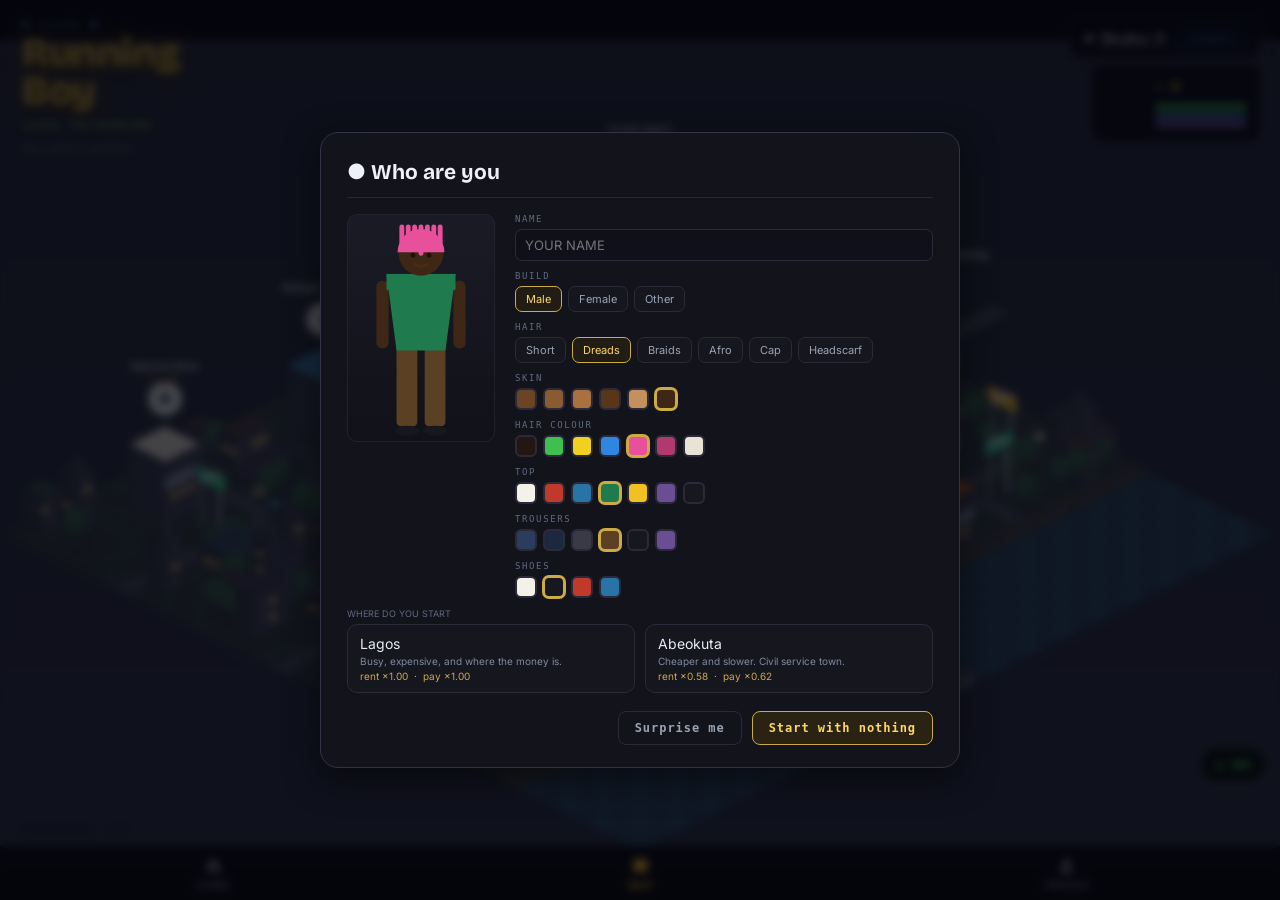
<file: index.html>
<!DOCTYPE html>
<html lang="en">
<head>
    <meta charset="UTF-8">
    <meta name="viewport" content="width=device-width, initial-scale=1.0, viewport-fit=cover">
    <title>Running Boy</title>
    <link rel="stylesheet" href="styles/menu.css">
    <link rel="stylesheet" href="styles/map.css">
    <link rel="preconnect" href="https://fonts.googleapis.com">
    <link rel="preconnect" href="https://fonts.gstatic.com" crossorigin>
    <link rel="stylesheet" href="https://fonts.googleapis.com/css2?family=Bricolage+Grotesque:opsz,wght@12..96,600..800&family=Inter:wght@400;500;600;700&family=JetBrains+Mono:wght@400;600&display=swap">
    <link rel="stylesheet" href="styles/theme.css">
</head>
<body>
<!-- Config must load first (defines window.THIRDWEB_CLIENT_ID etc.) -->
<script src="scripts/config.js"></script>
<!-- Paystack Inline JS -->
<script src="https://js.paystack.co/v1/inline.js"></script>
<script type="module" src="scripts/auth.js"></script>
<script type="module" src="scripts/skubu-chain.js"></script>

<!-- The city fills the window; everything else floats on top of it. -->
<div id="city-stage"><div id="map"><!-- built from VENUES by map.js --></div></div>

<div id="journey"></div>

<!-- Inside a place: walkable. -->
<div id="place"></div>

<!-- Naijabeats: the Vibe sequencer. -->
<div id="studio"></div>

<!-- The opening, once. -->
<div id="intro"></div>

<div id="hud">
    <div id="hud-title">
        <div class="ht-sub">&#x25BA;&nbsp; arcade &nbsp;&#x25C4;</div>
        <div class="ht-name">Running<br>Boy</div>
        <div id="hud-where" class="ht-where"></div>
        <div class="ht-hint">Tap a place to go there</div>
    </div>

    <div id="life-strip">
        <div id="life-avatar"></div>
        <div class="ls-col">
            <span id="life-skubu-wrap">&#10022; <b id="life-skubu">0</b></span>
            <span id="life-day"></span>
            <span id="life-home"></span>
            <span class="lh-track" title="Physical"><span id="life-health" class="lh-fill"></span></span>
            <span class="lh-track" title="Rested"><span id="life-rest" class="lh-fill rest"></span></span>
            <span class="lh-track" title="Wellbeing"><span id="life-mind" class="lh-fill mind"></span></span>
            <span id="life-ill" class="lh-ill"></span>
        </div>
    </div>

    <div id="skubu-badge">
        <span id="skubu-badge-local">&#10022; Skubu: <span id="skubu-count">0</span></span>
        <span id="skubu-badge-chain" style="display:none">
            <span id="wallet-addr-short" class="wallet-addr"></span>
            &nbsp;&#10022; <span id="skubu-chain-count">0</span>
        </span>
        <button id="auth-connect-btn" class="auth-connect-btn" onclick="openModal('auth-modal')">Connect</button>
        <button id="auth-disconnect-btn" class="auth-disconnect-btn" style="display:none" onclick="SkubuAuth&&SkubuAuth.disconnect()">Sign Out</button>
    </div>


    <div id="goal" class="goal"></div>

    <div id="footer">&#169; Running Boy &nbsp;&#183;&nbsp; v1.0</div>
</div>


<!-- Home and Profile sit over the city; the Map tab shows it. -->
<div class="view" id="view-home"></div>
<div class="view" id="view-profile"></div>

<button id="find-me" onclick="CityMap.centreOnPlayer()" aria-label="Centre on me"><b>&#9678;</b> Me</button>

<nav id="nav" aria-label="Main"></nav>

<!-- ── Make a person ── -->
<div class="modal-backdrop" id="create-modal">
    <div class="modal wide">
        <div class="modal-title">&#9679; Who are you</div>
        <div id="create-grid">
            <div id="create-preview"></div>
            <div id="create-opts">
                <label>Name</label>
                <input id="create-name" maxlength="12" placeholder="YOUR NAME" autocomplete="off"/>
                <label>Build</label><div id="opt-build" class="optrow"></div>
                <label>Hair</label><div id="opt-hair" class="optrow"></div>
                <label>Skin</label><div id="opt-skin" class="optrow"></div>
                <label>Hair colour</label><div id="opt-haircol" class="optrow"></div>
                <label>Top</label><div id="opt-top" class="optrow"></div>
                <label>Trousers</label><div id="opt-legs" class="optrow"></div>
                <label>Shoes</label><div id="opt-shoes" class="optrow"></div>
            </div>
        </div>
        <label class="citylabel">Where do you start</label>
        <div id="opt-city"></div>
        <div id="create-actions">
            <button class="ghost" onclick="rollAvatar()">Surprise me</button>
            <button class="primary" onclick="confirmCreate()">Start with nothing</button>
        </div>
    </div>
</div>

<!-- ── Getting there ── -->
<div class="modal-backdrop" id="ride-modal">
    <div class="modal">
        <button class="modal-close" onclick="closeModal('ride-modal')">&#10005;</button>
        <div class="modal-title">&#128656; Getting there</div>
        <div id="ride-body"></div>
    </div>
</div>

<!-- ── Work ── -->
<div class="modal-backdrop" id="work-modal">
    <div class="modal">
        <button class="modal-close" onclick="closeModal('work-modal')">&#10005;</button>
        <div class="modal-title">&#9874; Work</div>
        <div id="work-body"></div>
    </div>
</div>

<!-- ── Hotel ── -->
<div class="modal-backdrop" id="hotel-modal">
    <div class="modal">
        <button class="modal-close" onclick="closeModal('hotel-modal')">&#10005;</button>
        <div class="modal-title">&#128716; A bed</div>
        <div id="hotel-body"></div>
    </div>
</div>

<!-- ── Clinic ── -->
<div class="modal-backdrop" id="clinic-modal">
    <div class="modal">
        <button class="modal-close" onclick="closeModal('clinic-modal')">&#10005;</button>
        <div class="modal-title">&#9877; Clinic</div>
        <div id="clinic-body"></div>
    </div>
</div>

<!-- ── Closed ── -->
<div class="modal-backdrop" id="shut-modal">
    <div class="modal">
        <button class="modal-close" onclick="closeModal('shut-modal')">&#10005;</button>
        <div class="modal-title">&#128274; Closed</div>
        <div id="shut-body"></div>
    </div>
</div>

<!-- ── The end ── -->
<div class="modal-backdrop" id="death-modal">
    <div class="modal">
        <div class="modal-title">&#9760; Survived until</div>
        <div id="death-body"></div>
    </div>
</div>

<!-- ── Court ── -->
<div class="modal-backdrop" id="court-modal">
    <div class="modal">
        <div class="modal-title">&#9878; Magistrate</div>
        <div id="court-body"></div>
    </div>
</div>

<!-- ── Prison ── -->
<div class="modal-backdrop" id="prison-modal">
    <div class="modal">
        <div class="modal-title">&#9939; Inside</div>
        <div id="prison-body"></div>
    </div>
</div>

<!-- ── Market stall ── -->
<div class="modal-backdrop" id="shop-modal">
    <div class="modal">
        <button class="modal-close" onclick="closeModal('shop-modal')">&#10005;</button>
        <div class="modal-title">&#9872; Market</div>
        <div id="shop-body"></div>
    </div>
</div>

<!-- ── Estate agent ── -->
<div class="modal-backdrop" id="estate-modal">
    <div class="modal">
        <button class="modal-close" onclick="closeModal('estate-modal')">&#10005;</button>
        <div class="modal-title">&#8962; Estate Agent</div>
        <div id="estate-body"></div>
    </div>
</div>

<!-- ── Quibbles ── -->
<div class="modal-backdrop" id="qb-modal">
    <div class="modal">
        <button class="modal-close" onclick="Quibbles.close()">&#10005;</button>
        <div class="modal-title" id="qb-title">Quibbles</div>
        <div id="qb-body"></div>
    </div>
</div>

<!-- ── Travel ── -->
<div class="modal-backdrop" id="travel-modal">
    <div class="modal">
        <button class="modal-close" onclick="closeModal('travel-modal')">&#10005;</button>
        <div class="modal-title">&#8594; Leaving town</div>
        <div id="travel-body"></div>
    </div>
</div>

<!-- ── High Score Modal ── -->
<div class="modal-backdrop" id="hs-modal">
    <div class="modal">
        <button class="modal-close" onclick="closeModal('hs-modal')">&#10005;</button>
        <div class="modal-title">&#9733; High Scores</div>
        <div id="hs-list"></div>
    </div>
</div>

<!-- ── Start Game: choosing the runner is the launch ── -->
<div class="modal-backdrop" id="char-modal">
    <div class="modal wide">
        <button class="modal-close" onclick="closeModal('char-modal')">&#10005;</button>
        <div class="modal-title">&#9654; Choose Your Runner</div>
        <div id="char-hint">Pick one — the run starts straight away</div>
        <div id="char-grid"><!-- built from THEMES by menu.js --></div>
        <div id="char-credit"></div>
    </div>
</div>

<!-- ── Enter Name Modal ── -->
<div class="modal-backdrop" id="name-modal">
    <div class="modal">
        <button class="modal-close" onclick="closeModal('name-modal')">&#10005;</button>
        <div class="modal-title">&#9998; Enter Your Name</div>
        <div id="name-form">
            <div id="current-name-display"></div>
            <input id="name-input" type="text" maxlength="10" placeholder="YOUR NAME" autocomplete="off" spellcheck="false"/>
            <button id="name-save-btn" onclick="saveName()">Save Name</button>
            <div id="name-saved-msg"></div>
        </div>
    </div>
</div>

<!-- ── About Modal ── -->
<div class="modal-backdrop" id="about-modal">
    <div class="modal">
        <button class="modal-close" onclick="closeModal('about-modal')">&#10005;</button>
        <div class="modal-title">&#9432; About the Game</div>
        <div id="about-content">
            <h3>Story</h3>
            A lone skeleton sprints through the rain-soaked city
            at night — and Godzilla is right behind them.
            Jump over the beast to survive and rack up points.

            <h3>How to Play</h3>
            <ul>
                <li>Press <span class="key">SPACE</span> or tap to jump</li>
                <li>Hold longer to jump higher</li>
                <li>Clear Godzilla while airborne to score <b style="color:#ffee88">+2 pts</b></li>
                <li>Getting hit ends the run</li>
            </ul>

            <h3>Tips</h3>
            <ul>
                <li>Watch the charge bar — full charge = max height</li>
                <li>Time your jump just as Godzilla closes in</li>
                <li>Godzilla sometimes stomps or breathes fire!</li>
            </ul>

            <h3>Built With</h3>
            <ul>
                <li>Phaser 3 game framework</li>
                <li>Hand-drawn graphics &amp; particle effects</li>
            </ul>
        </div>
    </div>
</div>

<!-- ── Market Modal ── -->
<div class="modal-backdrop" id="market-modal">
    <div class="modal market-modal">
        <button class="modal-close" onclick="closeModal('market-modal')">&#10005;</button>
        <div class="modal-title">&#10022; Run Protection Packs</div>
        <div class="market-tabs">
            <button class="mkt-tab active" id="tab-shop"   onclick="switchMarketTab('shop')">&#9733; PROTECT</button>
            <button class="mkt-tab"        id="tab-wallet" onclick="switchMarketTab('wallet')">&#10022; WALLET</button>
        </div>

        <!-- Shop panel -->
        <div id="mkt-shop-panel">
            <div class="market-balance">
                Your balance: <span id="market-balance">0</span> <span class="market-bal-unit">&#10022; skubu</span>
            </div>
            <div class="market-grid" id="market-grid"></div>
            <div class="market-footer">protect your run &nbsp;&#183;&nbsp; use SKUBU to continue when you fall</div>
        </div>

        <!-- Wallet panel -->
        <div id="mkt-wallet-panel" style="display:none">
            <div id="wallet-tab-address" class="wallet-tab-addr" style="display:none"></div>
            <div class="wallet-balance-row">Your balance: <span id="wallet-balance">0</span> <span class="market-bal-unit">&#10022; skubu</span></div>

            <!-- Send section -->
            <div class="wallet-section">
                <div class="wallet-section-title">Send Skubu</div>
                <input id="send-addr-input" type="text" placeholder="Recipient 0x address…"
                    autocomplete="off" spellcheck="false" class="wallet-addr-input"/>
                <div class="amt-pills" id="send-pills">
                    <button class="amt-pill" data-amt="1"  onclick="selectPill(this,'send')">1</button>
                    <button class="amt-pill" data-amt="3"  onclick="selectPill(this,'send')">3</button>
                    <button class="amt-pill" data-amt="5"  onclick="selectPill(this,'send')">5</button>
                    <button class="amt-pill" data-amt="10" onclick="selectPill(this,'send')">10</button>
                </div>
                <button class="wallet-btn" id="send-onchain-btn" onclick="sendOnChain()">&#10022; SEND ON-CHAIN</button>
                <div id="send-error" class="wallet-error"></div>
                <div class="wallet-link-box" id="send-link-box" style="display:none">
                    <div class="link-msg"></div>
                </div>
            </div>

            <!-- Receive section -->
            <div class="wallet-section">
                <div class="wallet-section-title">Receive Skubu</div>
                <div class="wallet-receive-hint">Share your address to receive SKUBU from anyone.</div>
                <div class="wallet-link-box" id="receive-addr-box" style="display:none">
                    <div class="link-msg">Your wallet address:</div>
                    <input type="text" readonly id="receive-addr-input"/>
                    <div class="wallet-link-actions">
                        <button class="wallet-copy-btn" onclick="copyLinkFromBox('receive-addr-box', this)">&#128203; COPY</button>
                    </div>
                </div>
                <div id="receive-connect-hint" class="wallet-error" style="display:none">Connect wallet to see your address.</div>
            </div>

            <!-- Request section -->
            <div class="wallet-section">
                <div class="wallet-section-title">Request Skubu</div>
                <div class="amt-pills" id="req-pills">
                    <button class="amt-pill" data-amt="1"  onclick="selectPill(this,'req')">1</button>
                    <button class="amt-pill" data-amt="3"  onclick="selectPill(this,'req')">3</button>
                    <button class="amt-pill" data-amt="5"  onclick="selectPill(this,'req')">5</button>
                    <button class="amt-pill" data-amt="10" onclick="selectPill(this,'req')">10</button>
                </div>
                <button class="wallet-btn" onclick="generateRequestLink()">&#9993; GENERATE REQUEST LINK</button>
                <div class="wallet-link-box" id="req-link-box" style="display:none">
                    <div class="link-msg"></div>
                    <input type="text" readonly/>
                    <div class="wallet-link-actions">
                        <button class="wallet-copy-btn" onclick="copyLinkFromBox('req-link-box', this)">&#128203; COPY</button>
                        <button class="wallet-share-btn" onclick="shareLinkFromBox('req-link-box', 'Skubu Request')">&#8679; SHARE</button>
                    </div>
                </div>
            </div>

            <!-- Incoming request prompt (shown when opening a ?skb=request link) -->
            <div class="wallet-request-prompt" id="wallet-request-prompt" style="display:none">
                <div class="wallet-section-title">Incoming Request</div>
                <div class="wrp-title" id="wrp-title"></div>
                <div class="wrp-balance" id="wrp-balance"></div>
                <div class="wrp-actions">
                    <button class="wallet-btn wrp-send-btn" id="wrp-send-btn">SEND SKUBU</button>
                    <button class="wallet-btn wrp-decline-btn" onclick="document.getElementById('wallet-request-prompt').style.display='none'">DECLINE</button>
                </div>
            </div>
        </div>
    </div>
</div>

<!-- ── Skubu Purchase Splash ── -->
<div id="skubu-splash">
    <div class="splash-bg"></div>
    <div id="splash-coins"></div>
    <div class="splash-content">
        <div class="splash-stars">&#10022; &#10022; &#10022;</div>
        <div class="splash-title">SKUBU!</div>
        <div class="splash-amount" id="splash-amount">+0</div>
        <div class="splash-sub" id="splash-sub">added to your balance</div>
    </div>
</div>

<!-- ── Auth Modal ── -->
<div class="modal-backdrop" id="auth-modal">
    <div class="modal auth-modal">
        <button class="modal-close" onclick="closeModal('auth-modal')">&#10005;</button>
        <div class="modal-title">&#9670; Connect Wallet</div>

        <!-- Step 1: Choose method -->
        <div id="auth-step-1">
            <button class="wallet-btn auth-google-btn" id="auth-google-btn" onclick="authWithGoogle()">
                &#9670; Continue with Google
            </button>
            <div class="auth-divider"><span>or</span></div>
            <div class="auth-email-row">
                <input id="auth-email-input" type="email" placeholder="your@email.com"
                    autocomplete="email" spellcheck="false"/>
                <button class="wallet-btn" id="auth-send-otp-btn" onclick="authSendOtp()">Send Code</button>
            </div>
            <div id="auth-step1-error" class="wallet-error"></div>
        </div>

        <!-- Step 2: OTP verify -->
        <div id="auth-step-2" style="display:none">
            <div class="auth-otp-hint" id="auth-otp-hint"></div>
            <div class="auth-email-row">
                <input id="auth-otp-input" type="text" maxlength="6" placeholder="000000"
                    autocomplete="one-time-code" inputmode="numeric"/>
                <button class="wallet-btn" id="auth-verify-btn" onclick="authVerifyOtp()">Verify</button>
            </div>
            <div id="auth-step2-error" class="wallet-error"></div>
            <button class="auth-back-btn" onclick="authBackToStep1()">&#8592; Back</button>
        </div>

        <!-- Spinner -->
        <div id="auth-spinner" class="auth-spinner" style="display:none">
            <div class="auth-spinner-ring"></div>
            <div class="auth-spinner-msg" id="auth-spinner-msg">Connecting...</div>
        </div>
    </div>
</div>

<script src="scripts/themes.js"></script>
<script src="scripts/avatar.js"></script>
<script src="scripts/player.js"></script>
<script src="scripts/venues.js"></script>
<script src="scripts/menu.js"></script>
<script src="scripts/map.js"></script>
<script src="scripts/journey.js"></script>
<script src="scripts/life.js"></script>
<script src="scripts/room.js"></script>
<script src="scripts/scenes.js"></script>
<script src="scripts/work.js"></script>
<script src="scripts/vibe-engine.js"></script>
<script src="scripts/context.js"></script>
<script src="scripts/mix.js"></script>
<script src="scripts/voice.js"></script>
<script src="scripts/flex.js"></script>
<script src="scripts/listen.js"></script>
<script src="scripts/tape.js"></script>
<script src="scripts/bounce.js"></script>
<script src="scripts/mic.js"></script>
<script src="scripts/presets.js"></script>
<script src="scripts/studio.js"></script>
<script src="scripts/place.js"></script>
<script src="scripts/quibbles.js"></script>
<script src="scripts/juice.js"></script>
<script src="scripts/intro.js"></script>
<script src="scripts/nav.js"></script>
</body>
</html>
</file>
<file: styles/menu.css>
* { margin: 0; padding: 0; box-sizing: border-box; }

body {
    background: #04040e;
    color: #ffffff;
    font-family: 'Courier New', monospace;
    display: flex;
    align-items: center;
    justify-content: center;
    min-height: 100vh;
    overflow: hidden;
}

/* ── Stars ── */
#stars {
    position: fixed;
    inset: 0;
    pointer-events: none;
    z-index: 0;
}
.star {
    position: absolute;
    background: #fff;
    border-radius: 50%;
    animation: twinkle var(--dur) ease-in-out infinite alternate;
    animation-delay: var(--delay);
}
@keyframes twinkle {
    from { opacity: var(--a1); }
    to   { opacity: var(--a2); }
}

/* ── Moon ── */
#moon {
    position: fixed;
    top: 36px;
    right: 60px;
    width: 34px;
    height: 34px;
    border-radius: 50%;
    background: #cddff5;
    box-shadow:
        0 0 16px 6px rgba(200,224,255,0.12),
        0 0 32px 14px rgba(200,224,255,0.07),
        0 0 56px 28px rgba(200,224,255,0.04);
    z-index: 0;
}

/* ── City silhouette ── */
#city {
    position: fixed;
    bottom: 0;
    left: 0;
    width: 100%;
    height: 160px;
    z-index: 0;
}

/* ── Main container ── */
#wrap {
    position: relative;
    z-index: 10;
    width: 400px;
    display: flex;
    flex-direction: column;
    align-items: center;
    gap: 0;
}

/* ── Title ── */
#title-block {
    text-align: center;
    margin-bottom: 38px;
}
#title-sub {
    font-size: 11px;
    letter-spacing: 6px;
    color: #4488cc;
    text-transform: uppercase;
    margin-bottom: 8px;
}
#title {
    font-size: 48px;
    font-weight: bold;
    letter-spacing: 3px;
    text-transform: uppercase;
    color: #e8f4ff;
    text-shadow:
        0 0 8px #3399ff,
        0 0 20px #1166cc,
        0 0 40px #0044aa44;
    animation: titlePulse 3s ease-in-out infinite;
}
@keyframes titlePulse {
    0%,100% { text-shadow: 0 0 8px #3399ff, 0 0 20px #1166cc, 0 0 40px #0044aa44; }
    50%      { text-shadow: 0 0 14px #55bbff, 0 0 30px #2288ee, 0 0 60px #0055cc55; }
}
#title-divider {
    width: 180px;
    height: 1px;
    background: linear-gradient(to right, transparent, #4488cc, transparent);
    margin: 12px auto 0;
}

/* ── Menu buttons ── */
#menu {
    width: 100%;
    display: flex;
    flex-direction: column;
    gap: 12px;
}
.menu-btn {
    width: 100%;
    padding: 15px 28px;
    background: rgba(10, 18, 36, 0.85);
    border: 1.5px solid #1e3a6e;
    border-radius: 8px;
    color: #88bbff;
    font-family: 'Courier New', monospace;
    font-size: 15px;
    font-weight: bold;
    letter-spacing: 2px;
    text-transform: uppercase;
    cursor: pointer;
    text-align: left;
    display: flex;
    align-items: center;
    gap: 14px;
    transition: background 0.18s, border-color 0.18s, color 0.18s, transform 0.12s;
    position: relative;
    overflow: hidden;
}
.menu-btn::before {
    content: '';
    position: absolute;
    left: 0; top: 0; bottom: 0;
    width: 3px;
    background: #3377cc;
    opacity: 0;
    transition: opacity 0.18s;
}
.menu-btn:hover {
    background: rgba(20, 40, 80, 0.95);
    border-color: #4488cc;
    color: #cce8ff;
    transform: translateX(4px);
}
.menu-btn:hover::before { opacity: 1; }
.menu-btn:active { transform: translateX(2px) scale(0.99); }

.menu-btn .icon {
    font-size: 20px;
    width: 28px;
    text-align: center;
    flex-shrink: 0;
}
.menu-btn .label { flex: 1; }
.menu-btn .arrow {
    color: #2255aa;
    font-size: 18px;
    transition: color 0.18s;
}
.menu-btn:hover .arrow { color: #66aaff; }

/* ── Footer ── */
#footer {
    margin-top: 32px;
    font-size: 10px;
    color: #1e3050;
    letter-spacing: 2px;
    text-align: center;
}

/* ── Modal backdrop ── */
.modal-backdrop {
    display: none;
    position: fixed;
    inset: 0;
    background: rgba(0,0,0,0.78);
    z-index: 100;
    align-items: center;
    justify-content: center;
}
.modal-backdrop.open { display: flex; }

/* ── Modal panel ── */
.modal {
    width: 360px;
    max-height: calc(100vh - 36px);
    overflow-y: auto;
    background: #080c18;
    border: 1.5px solid #1e3a6e;
    border-radius: 12px;
    padding: 28px 28px 24px;
    position: relative;
    box-shadow: 0 0 40px rgba(30,80,180,0.18);
    animation: modalIn 0.18s ease;
}
@keyframes modalIn {
    from { opacity: 0; transform: translateY(12px) scale(0.97); }
    to   { opacity: 1; transform: translateY(0) scale(1); }
}
.modal-title {
    font-size: 13px;
    letter-spacing: 4px;
    color: #4488cc;
    text-transform: uppercase;
    margin-bottom: 20px;
    padding-bottom: 10px;
    border-bottom: 1px solid #0e1c36;
}
.modal-close {
    position: absolute;
    top: 14px; right: 18px;
    background: none;
    border: none;
    color: #334466;
    font-size: 20px;
    cursor: pointer;
    font-family: monospace;
    line-height: 1;
    transition: color 0.15s;
}
.modal-close:hover { color: #88bbff; }

/* ── High Score modal ── */
#hs-list {
    min-height: 120px;
}
.hs-empty {
    color: #2a4060;
    font-size: 13px;
    text-align: center;
    padding: 30px 0;
}
.hs-row {
    display: flex;
    align-items: center;
    padding: 8px 0;
    border-bottom: 1px solid #0a1428;
    font-size: 14px;
}
.hs-rank {
    width: 30px;
    color: #2a4060;
    font-size: 12px;
}
.hs-rank.gold   { color: #ffcc44; }
.hs-rank.silver { color: #aaaacc; }
.hs-rank.bronze { color: #cc7744; }
.hs-name  { flex: 1; color: #88bbff; }
.hs-score { color: #ffee88; font-weight: bold; letter-spacing: 1px; }
.hs-row.hs-me { background: rgba(68,136,204,0.1); border-radius: 4px; }
.hs-row.hs-me .hs-name { color: #aaddff; }
.hs-row.hs-my-rank { margin-top: 8px; border-top: 1px dashed #0a1a30; padding-top: 8px; }

#hs-clear-btn {
    margin-top: 16px;
    background: none;
    border: 1px solid #1e2e4e;
    border-radius: 5px;
    color: #2a4060;
    font-family: monospace;
    font-size: 11px;
    letter-spacing: 1px;
    padding: 6px 14px;
    cursor: pointer;
    transition: border-color 0.15s, color 0.15s;
}
#hs-clear-btn:hover { border-color: #cc3333; color: #cc6666; }

/* ── Enter Name modal ── */
#name-form { display: flex; flex-direction: column; gap: 14px; }
#name-input {
    background: #050912;
    border: 1.5px solid #1e3a6e;
    border-radius: 6px;
    color: #cce8ff;
    font-family: 'Courier New', monospace;
    font-size: 18px;
    letter-spacing: 3px;
    padding: 12px 16px;
    outline: none;
    text-transform: uppercase;
    transition: border-color 0.18s;
}
#name-input:focus { border-color: #4488cc; }
#name-input::placeholder { color: #1e3050; letter-spacing: 2px; }
#name-save-btn {
    background: #0a1e42;
    border: 1.5px solid #2255aa;
    border-radius: 6px;
    color: #88bbff;
    font-family: 'Courier New', monospace;
    font-size: 13px;
    font-weight: bold;
    letter-spacing: 3px;
    padding: 12px;
    cursor: pointer;
    text-transform: uppercase;
    transition: background 0.18s, border-color 0.18s, color 0.18s;
}
#name-save-btn:hover { background: #10306a; border-color: #4488cc; color: #cce8ff; }
#name-saved-msg {
    color: #44cc88;
    font-size: 12px;
    text-align: center;
    letter-spacing: 2px;
    min-height: 18px;
}
#current-name-display {
    font-size: 12px;
    color: #2a4060;
    text-align: center;
}
#current-name-display span { color: #5599cc; }

/* ── About modal ── */
#about-content {
    color: #6688aa;
    font-size: 13px;
    line-height: 1.8;
}
#about-content h3 {
    color: #4488cc;
    font-size: 12px;
    letter-spacing: 3px;
    text-transform: uppercase;
    margin: 16px 0 6px;
}
#about-content h3:first-child { margin-top: 0; }
#about-content ul {
    list-style: none;
    padding: 0;
}
#about-content ul li::before { content: '›  '; color: #2255aa; }
#about-content .key {
    display: inline-block;
    background: #0a1428;
    border: 1px solid #1e3a6e;
    border-radius: 4px;
    padding: 1px 7px;
    color: #88bbff;
    font-size: 12px;
    letter-spacing: 1px;
}

/* ── Skubu Market menu button accent ── */
.market-menu-btn { border-color: #2a4a22 !important; }
.market-menu-btn .icon { color: #ccaa44; }
.market-menu-btn:hover { border-color: #55aa33 !important; color: #ccffaa !important; }
.market-menu-btn:hover .arrow { color: #88dd55 !important; }

/* ── Market modal overrides ── */
.market-modal {
    width: 400px;
    max-height: 88vh;
    overflow-y: auto;
    scrollbar-width: thin;
    scrollbar-color: #1e3a6e #050912;
}

/* ── Balance row ── */
.market-balance {
    font-size: 13px;
    color: #6688aa;
    margin-bottom: 6px;
    letter-spacing: 1px;
}
.market-balance span { color: #ffcc44; font-weight: bold; }
.market-bal-unit { color: #886622; }

/* ── Demo badge ── */
.market-demo-badge {
    display: inline-block;
    background: #1a1200;
    border: 1px solid #443300;
    border-radius: 4px;
    color: #886622;
    font-size: 9px;
    letter-spacing: 2px;
    padding: 3px 10px;
    margin-bottom: 18px;
    text-transform: uppercase;
}

/* ── Package grid ── */
.market-grid {
    display: grid;
    grid-template-columns: 1fr 1fr;
    gap: 12px;
    margin-bottom: 16px;
}

/* ── Package card ── */
.market-card {
    background: #05090f;
    border: 1.5px solid #0e1e36;
    border-radius: 10px;
    padding: 16px 14px 14px;
    display: flex;
    flex-direction: column;
    align-items: center;
    gap: 6px;
    transition: border-color 0.18s, background 0.18s;
    cursor: default;
    position: relative;
    overflow: hidden;
}
.market-card::before {
    content: '';
    position: absolute;
    top: 0; left: 0; right: 0;
    height: 2px;
    background: var(--card-accent);
    opacity: 0.6;
}
.market-card:hover {
    background: #080e1a;
    border-color: var(--card-accent);
}

.market-card-label {
    font-size: 9px;
    letter-spacing: 3px;
    color: var(--card-accent);
    text-transform: uppercase;
    font-weight: bold;
}
.market-card-gems {
    font-size: 18px;
    letter-spacing: 2px;
    color: #ccaa44;
    margin: 2px 0;
    line-height: 1;
}
.market-card-amount {
    font-size: 28px;
    font-weight: bold;
    color: #ffdd66;
    line-height: 1;
    text-shadow: 0 0 10px #886600;
}
.market-card-unit {
    font-size: 10px;
    color: #887744;
    letter-spacing: 2px;
    margin-bottom: 4px;
}
.market-card-price {
    font-size: 15px;
    color: #99bbcc;
    font-weight: bold;
    letter-spacing: 1px;
}
.market-card-best {
    position: absolute;
    top: 8px; right: 8px;
    background: var(--card-accent);
    color: #000;
    font-size: 7px;
    font-weight: bold;
    letter-spacing: 1px;
    padding: 2px 6px;
    border-radius: 3px;
    text-transform: uppercase;
    opacity: 0.85;
}
.market-buy-btn {
    width: 100%;
    margin-top: 6px;
    padding: 8px 0;
    background: transparent;
    border: 1.5px solid var(--card-accent);
    border-radius: 6px;
    color: var(--card-accent);
    font-family: 'Courier New', monospace;
    font-size: 12px;
    font-weight: bold;
    letter-spacing: 3px;
    text-transform: uppercase;
    cursor: pointer;
    transition: background 0.15s, color 0.15s;
}
.market-buy-btn:hover {
    background: var(--card-accent);
    color: #000a1a;
}
.market-buy-btn.bought {
    background: #113322;
    border-color: #44cc88;
    color: #44cc88;
    cursor: default;
}

/* ── Market footer ── */
.market-footer {
    font-size: 10px;
    color: #1e2e3e;
    text-align: center;
    letter-spacing: 1px;
    padding-top: 4px;
    border-top: 1px solid #0a1020;
}

/* ── Skubu Purchase Splash ── */
#skubu-splash {
    display: none;
    position: fixed;
    inset: 0;
    z-index: 500;
    align-items: center;
    justify-content: center;
    pointer-events: none;
}
#skubu-splash.active {
    display: flex;
    pointer-events: all;
}
#skubu-splash.hiding .splash-bg,
#skubu-splash.hiding .splash-content {
    animation: splashOut 0.45s ease forwards;
}
#skubu-splash.hiding #splash-coins {
    transition: opacity 0.3s;
    opacity: 0;
}

.splash-bg {
    position: absolute;
    inset: 0;
    background: rgba(0, 0, 0, 0.88);
    animation: splashBgIn 0.2s ease forwards;
}
@keyframes splashBgIn {
    from { opacity: 0; }
    to   { opacity: 1; }
}
@keyframes splashOut {
    from { opacity: 1; transform: scale(1); }
    to   { opacity: 0; transform: scale(1.04); }
}

/* Coin rain layer */
#splash-coins {
    position: absolute;
    inset: 0;
    pointer-events: none;
    overflow: hidden;
}
.splash-coin {
    position: absolute;
    top: -40px;
    color: #ffcc44;
    font-family: monospace;
    animation: coinFall var(--dur) var(--delay) cubic-bezier(0.25, 0.46, 0.45, 0.94) forwards;
    text-shadow: 0 0 6px #ff8800;
}
@keyframes coinFall {
    0%   { transform: translateY(0)      rotate(0deg)   scale(0);   opacity: 0; }
    12%  { transform: translateY(20px)   rotate(60deg)  scale(1.1); opacity: 1; }
    80%  { opacity: 0.7; }
    100% { transform: translateY(110vh)  rotate(540deg) scale(0.6); opacity: 0; }
}

/* Central content */
.splash-content {
    position: relative;
    z-index: 1;
    text-align: center;
    animation: splashPop 0.4s cubic-bezier(0.34, 1.56, 0.64, 1) forwards;
}
@keyframes splashPop {
    from { opacity: 0; transform: scale(0.4); }
    to   { opacity: 1; transform: scale(1); }
}
.splash-stars {
    font-size: 22px;
    color: #ccaa44;
    letter-spacing: 10px;
    margin-bottom: 10px;
    animation: starsPulse 0.7s ease-in-out infinite alternate;
}
@keyframes starsPulse {
    from { opacity: 0.5; letter-spacing: 8px; }
    to   { opacity: 1;   letter-spacing: 12px; }
}
.splash-title {
    font-size: 58px;
    font-weight: bold;
    font-family: 'Courier New', monospace;
    color: #ffdd33;
    letter-spacing: 5px;
    text-transform: uppercase;
    text-shadow:
        0 0 12px #ffaa00,
        0 0 28px #ff8800,
        0 0 55px #ff440055;
    animation: titleGlow 0.5s ease-in-out infinite alternate;
}
@keyframes titleGlow {
    from { text-shadow: 0 0 12px #ffaa00, 0 0 28px #ff8800; }
    to   { text-shadow: 0 0 20px #ffdd00, 0 0 45px #ffaa00, 0 0 70px #ff660066; }
}
.splash-amount {
    font-size: 38px;
    font-weight: bold;
    font-family: 'Courier New', monospace;
    color: #ffffff;
    letter-spacing: 2px;
    margin-top: 10px;
    text-shadow: 0 0 14px #88ffaa, 0 0 30px #44cc7755;
}
.splash-sub {
    font-size: 11px;
    font-family: 'Courier New', monospace;
    color: #886622;
    letter-spacing: 3px;
    text-transform: uppercase;
    margin-top: 8px;
}

/* ── Market Tabs ── */
.market-tabs {
    display: flex;
    border-bottom: 1px solid #0e1c36;
    margin-bottom: 16px;
}
.mkt-tab {
    background: none;
    border: none;
    border-bottom: 2px solid transparent;
    color: #2a4060;
    font-family: 'Courier New', monospace;
    font-size: 11px;
    font-weight: bold;
    letter-spacing: 2px;
    text-transform: uppercase;
    padding: 6px 16px 8px;
    cursor: pointer;
    transition: color 0.15s, border-color 0.15s;
    margin-bottom: -1px;
}
.mkt-tab:hover { color: #88bbff; }
.mkt-tab.active {
    color: #4488cc;
    border-bottom-color: #4488cc;
}

/* ── Wallet panel ── */
.wallet-balance-row {
    font-size: 13px;
    color: #6688aa;
    margin-bottom: 16px;
    letter-spacing: 1px;
}
.wallet-balance-row #wallet-balance { color: #ffcc44; font-weight: bold; }
.wallet-section {
    border-left: 2px solid #1a2e10;
    padding-left: 10px;
    margin-bottom: 18px;
}
.wallet-section-title {
    font-size: 9px;
    color: #446622;
    letter-spacing: 3px;
    text-transform: uppercase;
    margin-bottom: 8px;
}
.amt-pills {
    display: flex;
    gap: 8px;
    margin: 10px 0;
}
.amt-pill {
    background: none;
    border: 1px solid #1e3a2e;
    border-radius: 5px;
    color: #446644;
    font-family: 'Courier New', monospace;
    font-size: 13px;
    font-weight: bold;
    padding: 5px 12px;
    cursor: pointer;
    transition: background 0.15s, color 0.15s, border-color 0.15s;
}
.amt-pill:hover { border-color: #44aa66; color: #88cc88; }
.amt-pill.active {
    background: #332200;
    border-color: #aa8833;
    color: #ffcc44;
}
.wallet-btn {
    width: 100%;
    padding: 9px 0;
    background: transparent;
    border: 1.5px solid #aa8833;
    border-radius: 6px;
    color: #aa8833;
    font-family: 'Courier New', monospace;
    font-size: 11px;
    font-weight: bold;
    letter-spacing: 2px;
    text-transform: uppercase;
    cursor: pointer;
    transition: background 0.15s, color 0.15s;
    margin-top: 4px;
}
.wallet-btn:hover { background: #2a1a00; color: #ffcc44; }
.wallet-btn:disabled { opacity: 0.4; cursor: default; }
.wallet-link-box {
    display: none;
    background: #050912;
    border: 1px solid #0e1c36;
    border-radius: 8px;
    padding: 12px;
    margin-top: 10px;
}
.wallet-link-box .link-msg {
    font-size: 11px;
    color: #446644;
    letter-spacing: 1px;
    margin-bottom: 8px;
}
.wallet-link-box input {
    width: 100%;
    background: #020408;
    border: 1px solid #0e1c36;
    border-radius: 4px;
    color: #4488aa;
    font-family: 'Courier New', monospace;
    font-size: 10px;
    padding: 6px 8px;
    outline: none;
    letter-spacing: 0.5px;
}
.wallet-link-actions {
    display: flex;
    gap: 8px;
    margin-top: 8px;
}
.wallet-copy-btn, .wallet-share-btn {
    background: transparent;
    border: 1px solid #1e3a2e;
    border-radius: 5px;
    color: #446644;
    font-family: 'Courier New', monospace;
    font-size: 10px;
    letter-spacing: 1px;
    padding: 5px 10px;
    cursor: pointer;
    transition: border-color 0.15s, color 0.15s;
}
.wallet-copy-btn:hover, .wallet-share-btn:hover { border-color: #44aa66; color: #88cc88; }
.wallet-error {
    display: none;
    color: #cc4444;
    font-size: 11px;
    letter-spacing: 1px;
    margin-top: 6px;
}
.wallet-request-prompt {
    display: none;
    background: #0d0900;
    border: 1px solid #443300;
    border-radius: 8px;
    padding: 14px;
    margin-top: 4px;
}
.wrp-title {
    color: #ccaa44;
    font-size: 13px;
    letter-spacing: 1px;
    margin-bottom: 6px;
}
.wrp-balance {
    font-size: 11px;
    color: #6688aa;
    letter-spacing: 1px;
    margin-bottom: 12px;
}
.wrp-actions {
    display: flex;
    gap: 8px;
    margin-bottom: 10px;
}
.wrp-actions .wallet-btn { margin-top: 0; }
.wrp-send-btn { border-color: #55aa33; color: #55aa33; }
.wrp-send-btn:hover:not(:disabled) { background: #0a1a00; color: #88ff44; }
.wrp-decline-btn { border-color: #553333; color: #884444; }
.wrp-decline-btn:hover { background: #1a0a0a; color: #cc6666; }

/* ── Toast notification ── */
#_toast {
    position: fixed;
    bottom: 30px;
    left: 50%;
    transform: translateX(-50%);
    background: #1a0d00;
    border: 1px solid #443300;
    color: #ccaa44;
    font-family: 'Courier New', monospace;
    font-size: 12px;
    letter-spacing: 2px;
    padding: 10px 20px;
    border-radius: 6px;
    z-index: 1000;
    pointer-events: none;
    transition: opacity 0.4s;
    opacity: 0;
}
#_toast.visible { opacity: 1; }

/* ── Skubu badge — wallet-aware ── */
#skubu-badge {
    display: flex;
    align-items: center;
    gap: 8px;
    flex-wrap: wrap;
    justify-content: center;
}
.wallet-addr {
    color: #4488cc;
    font-size: 11px;
    letter-spacing: 1px;
}
.auth-connect-btn, .auth-disconnect-btn {
    font-family: 'Courier New', monospace;
    font-size: 10px;
    letter-spacing: 2px;
    text-transform: uppercase;
    cursor: pointer;
    padding: 4px 10px;
    border-radius: 4px;
    transition: background 0.18s, color 0.18s;
}
.auth-connect-btn {
    background: transparent;
    border: 1px solid #2255aa;
    color: #4488cc;
}
.auth-connect-btn:hover {
    background: #0a1530;
    color: #88ccff;
    border-color: #4488cc;
}
.auth-disconnect-btn {
    background: transparent;
    border: 1px solid #442222;
    color: #884444;
    font-size: 9px;
}
.auth-disconnect-btn:hover {
    background: #1a0808;
    color: #cc6666;
}

/* ── Auth Modal ── */
.auth-modal {
    width: 360px;
}
.auth-google-btn {
    width: 100%;
    justify-content: center;
    background: #0d1a2e;
    color: #88bbff;
    border-color: #224488;
    margin-bottom: 4px;
}
.auth-google-btn:hover {
    background: #0a1530;
    color: #bbddff;
}
.auth-divider {
    display: flex;
    align-items: center;
    gap: 8px;
    margin: 12px 0;
    color: #2a3a50;
    font-size: 11px;
    letter-spacing: 2px;
}
.auth-divider::before, .auth-divider::after {
    content: '';
    flex: 1;
    height: 1px;
    background: #1a2a40;
}
.auth-email-row {
    display: flex;
    gap: 8px;
    align-items: stretch;
}
.auth-email-row input {
    flex: 1;
    background: #080e18;
    border: 1px solid #1e3050;
    color: #aaccee;
    font-family: 'Courier New', monospace;
    font-size: 13px;
    letter-spacing: 1px;
    padding: 9px 12px;
    border-radius: 6px;
    outline: none;
    transition: border-color 0.18s;
}
.auth-email-row input:focus {
    border-color: #3366aa;
}
.auth-email-row .wallet-btn {
    margin: 0;
    white-space: nowrap;
    padding: 9px 16px;
}
.auth-otp-hint {
    font-size: 11px;
    color: #4477aa;
    letter-spacing: 1px;
    margin-bottom: 12px;
    text-align: center;
}
.auth-back-btn {
    display: block;
    margin: 14px auto 0;
    background: none;
    border: none;
    color: #334466;
    font-family: 'Courier New', monospace;
    font-size: 11px;
    letter-spacing: 1px;
    cursor: pointer;
    transition: color 0.18s;
}
.auth-back-btn:hover { color: #6699cc; }

/* Spinner */
.auth-spinner {
    display: flex;
    flex-direction: column;
    align-items: center;
    gap: 14px;
    padding: 24px 0 8px;
}
.auth-spinner-ring {
    width: 36px;
    height: 36px;
    border: 3px solid #1a2a40;
    border-top-color: #4488cc;
    border-radius: 50%;
    animation: authSpin 0.8s linear infinite;
}
@keyframes authSpin {
    to { transform: rotate(360deg); }
}
.auth-spinner-msg {
    font-size: 12px;
    color: #4488cc;
    letter-spacing: 2px;
}

/* ── Global Leaderboard ── */
#global-lb {
    width: 100%;
    margin-top: 20px;
    background: rgba(4, 8, 20, 0.82);
    border: 1px solid #0e1c36;
    border-radius: 10px;
    padding: 14px 18px 12px;
    position: relative;
}
#global-lb-header {
    display: flex;
    align-items: center;
    gap: 8px;
    margin-bottom: 12px;
    padding-bottom: 9px;
    border-bottom: 1px solid #0a1428;
}
.lb-title {
    font-size: 10px;
    letter-spacing: 3px;
    color: #4488cc;
    text-transform: uppercase;
    flex: 1;
}
.lb-live {
    font-size: 8px;
    letter-spacing: 2px;
    color: #44cc88;
    border: 1px solid #1a4a30;
    border-radius: 3px;
    padding: 2px 6px;
    animation: lbLivePulse 2s ease-in-out infinite;
}
@keyframes lbLivePulse {
    0%,100% { opacity: 1; }
    50%      { opacity: 0.45; }
}
.lb-refresh-btn {
    background: none;
    border: none;
    color: #1e3a6e;
    font-size: 16px;
    cursor: pointer;
    line-height: 1;
    padding: 0 2px;
    transition: color 0.18s, transform 0.18s;
}
.lb-refresh-btn:hover { color: #4488cc; }
.lb-refresh-btn.spinning {
    animation: lbSpin 0.6s linear infinite;
    color: #4488cc;
}
@keyframes lbSpin { to { transform: rotate(360deg); } }

.lb-loading, .lb-empty {
    text-align: center;
    color: #1e3050;
    font-size: 12px;
    letter-spacing: 1px;
    padding: 14px 0;
}
.lb-row {
    display: flex;
    align-items: center;
    padding: 6px 0;
    border-bottom: 1px solid #080e1a;
    gap: 10px;
    font-size: 13px;
}
.lb-row:last-child { border-bottom: none; }
.lb-row.lb-top .lb-name { color: #cce8ff; }
.lb-row.lb-me { background: rgba(68,136,204,0.08); border-radius: 4px; }
.lb-row.lb-me .lb-name { color: #66aaee; }
.lb-row.lb-my-rank { margin-top: 6px; border-top: 1px dashed #0a1a30; padding-top: 8px; }
.lb-period {
    font-size: 8px;
    letter-spacing: 2px;
    color: #2a5a8a;
    border: 1px solid #0a2040;
    border-radius: 3px;
    padding: 2px 5px;
    margin-right: 4px;
}
.lb-rank {
    width: 30px;
    font-size: 14px;
    text-align: center;
    flex-shrink: 0;
    color: #2a4060;
}
.lb-name {
    flex: 1;
    color: #6688aa;
    letter-spacing: 1px;
    overflow: hidden;
    text-overflow: ellipsis;
    white-space: nowrap;
}
.lb-score {
    color: #ffee88;
    font-weight: bold;
    letter-spacing: 1px;
    flex-shrink: 0;
}

/* ── Send address input ── */
.wallet-addr-input {
    width: 100%;
    background: #050912;
    border: 1px solid #1e3a2e;
    border-radius: 5px;
    color: #4488aa;
    font-family: 'Courier New', monospace;
    font-size: 10px;
    padding: 7px 10px;
    outline: none;
    letter-spacing: 0.5px;
    transition: border-color 0.18s;
    margin-bottom: 2px;
}
.wallet-addr-input:focus { border-color: #44aa66; }
.wallet-addr-input::placeholder { color: #1e3a2e; }

/* ── Receive hint ── */
.wallet-receive-hint {
    font-size: 11px;
    color: #2a4060;
    letter-spacing: 1px;
    margin-bottom: 8px;
}

/* ── Wallet tab address display ── */
.wallet-tab-addr {
    font-size: 10px;
    color: #2a4466;
    letter-spacing: 1px;
    margin-bottom: 8px;
    text-align: center;
    word-break: break-all;
}

/* ── Character picker ─────────────────────────────────────────────────── */
/* Cards auto-flow to whatever the panel can fit, so the grid never leaves a
   ragged short row the way a fixed card width did at this panel's size. */
#char-grid {
    display: grid;
    grid-template-columns: repeat(auto-fill, minmax(112px, 1fr));
    gap: 12px;
    padding: 4px 0 2px;
}
.char-card {
    padding: 10px 7px 9px;
    border: 1px solid #2a2a38;
    border-radius: 12px;
    background: linear-gradient(#1b1b27, #111119);
    cursor: pointer;
    text-align: center;
    transition: border-color .15s, background .15s, transform .15s, box-shadow .15s;
}
.char-card:hover {
    border-color: #ccaa44;
    transform: translateY(-2px);
    box-shadow: 0 4px 14px rgba(0,0,0,.45);
}
.char-card.selected {
    border-color: #ccaa44;
    background: linear-gradient(#241f14, #17130c);
    box-shadow: 0 0 0 1px rgba(204,170,68,.35), 0 0 18px rgba(204,170,68,.22);
}
/* The thumbnails are drawn standing on the bottom of their own box, so
   anchoring them there lines every character up on one floor. */
.char-card img,
.char-card .char-proc {
    width: 100%;
    height: 86px;
    object-fit: contain;
    object-position: bottom;
    display: block;
    margin-bottom: 9px;
    filter: drop-shadow(0 3px 5px rgba(0,0,0,.55));
}
.char-name {
    font-family: monospace;
    font-size: 12px;
    letter-spacing: .06em;
    color: #ccc;
}
.char-card.selected .char-name { color: #ffd766; }

.char-obs {
    font-family: monospace;
    font-size: 9px;
    letter-spacing: .04em;
    color: #5f5f70;
    margin-top: 3px;
}
.char-card.selected .char-obs { color: #a08a46; }

.char-go {
    font-family: monospace;
    font-size: 8.5px;
    letter-spacing: .08em;
    color: #44445a;
    margin-top: 7px;
    padding-top: 6px;
    border-top: 1px solid #262633;
    transition: color .15s, border-color .15s;
}
.char-card:hover .char-go { color: #ccaa44; }
.char-card.selected .char-go { color: #ffd766; border-top-color: #4a3f1e; }

#char-hint {
    font-family: monospace;
    font-size: 10px;
    letter-spacing: .06em;
    color: #667;
    text-align: center;
    margin: -10px 0 14px;
}
#char-credit {
    font-family: monospace;
    font-size: 10px;
    color: #4a4a58;
    text-align: center;
    margin-top: 12px;
    min-height: 12px;
}


/* The picker needs room for a row of characters; no other modal does. */
.modal.wide {
    width: 564px;
    max-width: calc(100vw - 28px);
}
</file>
<file: styles/map.css>
/* ── The city is the page ─────────────────────────────────────────────────
   Loaded after menu.css, which still styles the panels and modals. What is
   overridden here is only the old page frame: the city takes the window and
   everything else floats on top of it. */

html, body {
    margin: 0;
    height: 100%;
    background: #0a0a14;
    overflow: hidden;              /* the stage does the scrolling, not the page */
}

/* The city covers the window and is panned rather than shrunk, so a dense
   map keeps its detail on a phone instead of becoming a thumbnail. The
   stage scrolls; map.js centres it on the way in. */
#city-stage {
    position: fixed;
    inset: 0;
    overflow: auto;
    background: #0a0a14;
    -webkit-overflow-scrolling: touch;
}
#map {
    --city-w: max(100vw, calc(100vh * 1.44), 1240px);
    width: var(--city-w);
    height: calc(var(--city-w) / 1.44);
    line-height: 0;
}
#map-svg { display: block; width: 100%; height: 100%; }

/* ── Floating UI ──────────────────────────────────────────────────────────
   One fixed layer that ignores the pointer, so the city underneath stays
   reachable everywhere the panels are not. */
#hud {
    position: fixed;
    inset: 0;
    z-index: 20;
    pointer-events: none;
}
#hud > * { pointer-events: auto; }

#hud-title {
    position: absolute;
    top: 18px; left: 22px;
    font-family: 'Courier New', monospace;
    text-shadow: 0 2px 18px #000, 0 0 40px #000;
}
.ht-sub {
    font-size: 10px;
    letter-spacing: .42em;
    color: #4488cc;
    margin-bottom: 4px;
}
.ht-name {
    font-size: 40px;
    line-height: .92;
    font-weight: bold;
    letter-spacing: .04em;
    color: #ccaa44;
    text-shadow: 0 0 26px rgba(204,170,68,.5), 0 3px 0 #2a2010, 0 2px 20px #000;
}
.ht-hint {
    margin-top: 10px;
    font-size: 10px;
    letter-spacing: .1em;
    color: #8a8aa0;
    text-shadow: 0 1px 6px #000;
}

#skubu-badge {
    position: absolute;
    top: 18px; right: 20px;
    margin: 0;
    display: flex;
    align-items: center;
    gap: 10px;
    padding: 8px 12px;
    border: 1px solid #2a2a3a;
    border-radius: 10px;
    background: rgba(8,10,20,.82);
    backdrop-filter: blur(3px);
}

#global-lb {
    position: absolute;
    right: 20px; bottom: 18px;
    width: 268px;
    max-height: 42vh;
    overflow: hidden;
    margin: 0;
    background: rgba(8,10,20,.86);
    backdrop-filter: blur(3px);
}
#global-lb-list { max-height: 30vh; overflow-y: auto; }

#footer {
    position: absolute;
    left: 22px; bottom: 16px;
    margin: 0;
    text-shadow: 0 1px 6px #000;
}

/* On a phone the leaderboard would cover the city, so it folds away to its
   header and opens on a tap. */
@media (max-width: 760px) {
    #hud-title { top: 12px; left: 14px; }
    .ht-name { font-size: 30px; }
    .ht-hint { display: none; }
    #skubu-badge { top: 12px; right: 12px; padding: 6px 9px; font-size: 11px; }
    #global-lb {
        right: 12px; bottom: 12px; left: 12px;
        width: auto; max-height: 34px;
        transition: max-height .22s ease;
    }
    #global-lb.open { max-height: 46vh; }
    #global-lb-list { max-height: 32vh; }
    #footer { display: none; }
}

/* ── Venues ───────────────────────────────────────────────────────────── */

.venue { cursor: pointer; outline: none; }
.venue .v-disc,
.venue .v-icon,
.venue .v-halo { transition: transform .16s ease, opacity .16s ease; }
.venue .v-hit { cursor: pointer; }

.v-name {
    font-family: monospace;
    font-size: 19px;
    font-weight: bold;
    letter-spacing: .04em;
    fill: #e8edf6;
    paint-order: stroke;
    stroke: #06060c;
    stroke-width: 5px;
    stroke-linejoin: round;
}
.v-tag {
    font-family: monospace;
    font-size: 12px;
    font-weight: bold;
    letter-spacing: .2em;
    fill: #ffc83d;
    paint-order: stroke;
    stroke: #06060c;
    stroke-width: 5px;
}

/* A place you can play pulses gently, so the city says where the game is
   without needing a legend. */
.venue-play .v-halo { animation: venuePulse 2.6s ease-in-out infinite; transform-origin: center; }
@keyframes venuePulse {
    0%, 100% { opacity: .30; }
    50%      { opacity: .66; }
}

.venue:hover .v-disc,
.venue:focus-visible .v-disc { stroke-width: 4; }
.venue:hover .v-name,
.venue:focus-visible .v-name { fill: #ffffff; }
.venue:focus-visible .v-halo { opacity: .9; }

.venue { transition: transform .16s ease; transform-box: fill-box; transform-origin: center; }
.venue:hover, .venue:focus-visible { transform: translateY(-3px); }

/* ── A city that moves ────────────────────────────────────────────────────
   Along the grid, not across the screen. One tile is (31, 15.5) going one
   way and (-31, 15.5) going the other, so each direction gets its own
   keyframes — animate them all the same way and the cars leave the road.
   Decoration only, so it is dropped for anyone who asked for less motion. */
.rolls-x, .rolls-xr, .rolls-y, .walks-x, .walks-xr, .walks-y { will-change: transform; }

.rolls-x  { animation: rollX  30s linear infinite; }
.rolls-xr { animation: rollXR 34s linear infinite; }
.rolls-y  { animation: rollY  38s linear infinite; }
.walks-x  { animation: walkX  64s linear infinite; }
.walks-xr { animation: walkXR 72s linear infinite; }
.walks-y  { animation: walkY  68s linear infinite; }

@keyframes rollX  { from { transform: translate(-62px, -31px); }  to { transform: translate(558px, 279px); } }
@keyframes rollXR { from { transform: translate(558px, 279px); }  to { transform: translate(-62px, -31px); } }
@keyframes rollY  { from { transform: translate(62px, -31px); }   to { transform: translate(-558px, 279px); } }
@keyframes walkX  { from { transform: translate(-31px, -15.5px); } to { transform: translate(434px, 217px); } }
@keyframes walkXR { from { transform: translate(434px, 217px); }   to { transform: translate(-31px, -15.5px); } }
@keyframes walkY  { from { transform: translate(31px, -15.5px); }  to { transform: translate(-434px, 217px); } }

@media (prefers-reduced-motion: reduce) {
    .rolls-x, .rolls-xr, .rolls-y, .walks-x, .walks-xr, .walks-y { animation: none; }
    .venue-play .v-halo { animation: none; opacity: .5; }
}

/* Arrival notice after travelling between cities. */
#arrive {
    position: absolute;
    top: 42%; left: 50%;
    transform: translate(-50%, -50%);
    padding: 14px 26px;
    border: 1px solid #3a4a2a;
    border-radius: 12px;
    background: rgba(8,12,8,.88);
    font-family: monospace;
    font-size: 15px;
    letter-spacing: .18em;
    color: #9ad86a;
    text-shadow: 0 0 18px rgba(154,216,106,.5);
    pointer-events: none;
    transition: opacity .6s ease;
}
#arrive.gone { opacity: 0; }

.ht-where {
    margin-top: 8px;
    font-size: 11px;
    letter-spacing: .22em;
    text-transform: uppercase;
    color: #9ad86a;
    text-shadow: 0 1px 8px #000;
}

/* ── Living in the city ───────────────────────────────────────────────── */

#life-strip {
    position: absolute;
    top: 64px; right: 20px;
    display: flex; align-items: center; gap: 10px;
    padding: 8px 12px 8px 8px;
    border: 1px solid #2a2a3a;
    border-radius: 10px;
    background: rgba(8,10,20,.84);
    font-family: monospace;
}
#life-avatar { width: 44px; height: 60px; flex: 0 0 44px; }
.ls-col { display: flex; flex-direction: column; gap: 2px; font-size: 11px; }
#life-skubu-wrap { color: #ffcc22; font-size: 13px; }
#life-day  { color: #7f8aa0; }
#life-home { color: #5f6a80; }

/* Make a person */
#create-grid { display: flex; gap: 20px; align-items: flex-start; }
#create-preview {
    flex: 0 0 148px; height: 228px;
    border: 1px solid #22222e; border-radius: 10px;
    background: linear-gradient(#1b1b27, #111119);
}
#create-opts { flex: 1 1 auto; min-width: 0; }
#create-opts label, .citylabel {
    display: block; margin: 10px 0 5px;
    font-family: monospace; font-size: 9px; letter-spacing: .18em;
    color: #5f6a80; text-transform: uppercase;
}
#create-opts label:first-child { margin-top: 0; }
#create-name {
    width: 100%; box-sizing: border-box; padding: 7px 9px;
    border: 1px solid #2a2a3a; border-radius: 7px;
    background: #10101a; color: #e8edf6;
    font-family: monospace; font-size: 13px; letter-spacing: .1em;
}
.optrow { display: flex; flex-wrap: wrap; gap: 6px; }
.sw {
    width: 22px; height: 22px; border-radius: 6px;
    border: 2px solid #2a2a3a; cursor: pointer; padding: 0;
}
.sw.on { border-color: #ccaa44; box-shadow: 0 0 0 1px #ccaa44; }
.chip {
    padding: 5px 10px; border-radius: 7px;
    border: 1px solid #2a2a3a; background: #16161f;
    color: #9aa3b4; font-family: monospace; font-size: 11px; cursor: pointer;
}
.chip.on { border-color: #ccaa44; color: #ffd766; background: #211d14; }

#opt-city { display: flex; gap: 10px; flex-wrap: wrap; }
.citycard {
    flex: 1 1 200px; text-align: left; cursor: pointer;
    padding: 10px 12px; border-radius: 10px;
    border: 1px solid #2a2a3a; background: #16161f;
    display: flex; flex-direction: column; gap: 3px;
    font-family: monospace;
}
.citycard.on { border-color: #ccaa44; background: #211d14; }
.cc-name { font-size: 14px; color: #e8edf6; letter-spacing: .06em; }
.cc-note { font-size: 10px; color: #7f8aa0; }
.cc-nums { font-size: 10px; color: #ccaa44; }

#create-actions { display: flex; gap: 10px; justify-content: flex-end; margin-top: 18px; }
#create-actions button {
    padding: 9px 16px; border-radius: 8px; cursor: pointer;
    font-family: monospace; font-size: 12px; letter-spacing: .08em;
}
#create-actions .ghost { border: 1px solid #2a2a3a; background: transparent; color: #9aa3b4; }
#create-actions .primary { border: 1px solid #ccaa44; background: #2a2212; color: #ffd766; }

/* Estate agent and travel share a row */
.est-head {
    display: flex; justify-content: space-between;
    font-family: monospace; font-size: 10px; letter-spacing: .14em;
    color: #5f6a80; text-transform: uppercase; margin: 14px 0 8px;
}
.est-bal { color: #ffcc22; }
.est-now { font-family: monospace; font-size: 12px; color: #9aa3b4; margin-bottom: 10px; }
.est-now b { color: #e8edf6; }
.est-row {
    display: grid; grid-template-columns: 1fr auto; gap: 2px 12px;
    align-items: center; padding: 9px 0; border-top: 1px solid #1c1c26;
}
.est-row.on { background: rgba(204,170,68,.06); }
.est-name { font-family: monospace; font-size: 13px; color: #e8edf6; }
.est-sub  { font-family: monospace; font-size: 10px; color: #5f6a80; grid-column: 1; }
.est-btn {
    grid-row: 1 / span 2; padding: 7px 12px; border-radius: 7px; cursor: pointer;
    border: 1px solid #ccaa44; background: #211d14; color: #ffd766;
    font-family: monospace; font-size: 11px; letter-spacing: .06em;
}
.est-btn[disabled] { border-color: #2a2a3a; background: #14141c; color: #4a5468; cursor: default; }
.trv-to { font-family: monospace; font-size: 14px; color: #e8edf6; margin-bottom: 6px; }
.est-none { font-family: monospace; font-size: 12px; color: #7f8aa0; }

/* Taking it is not the same button as buying it, and should not look it. */
.est-btn.take {
    border-color: #a8452f;
    background: #2a1410;
    color: #ff9a7a;
}
.shop-note {
    margin-top: 14px; padding-top: 10px; border-top: 1px solid #1c1c26;
    font-family: monospace; font-size: 10px; line-height: 1.5; color: #5f6a80;
}
.est-name small { color: #5f6a80; font-size: 10px; }

/* ── The journey ──────────────────────────────────────────────────────── */

#journey {
    position: fixed; inset: 0; z-index: 400;
    display: none;
    flex-direction: column;
    background: #06060c;
    opacity: 0; transition: opacity .3s ease;
}
#journey.on { display: flex; opacity: 1; }

.jr-art { position: relative; flex: 1 1 auto; overflow: hidden; min-height: 44vh; }
.jr-art svg { width: 100%; height: 100%; display: block; }

.jr-panel {
    flex: 0 0 auto; padding: 22px 26px 26px;
    font-family: monospace; background: #06060c;
    border-top: 1px solid #1c1c26;
}
.jr-route { font-size: 16px; color: #e8edf6; letter-spacing: .06em; }
.jr-route span { color: #ccaa44; margin: 0 8px; }
.jr-clock {
    font-size: 40px; font-weight: bold; color: #ffd766;
    letter-spacing: .06em; margin: 6px 0 14px;
    text-shadow: 0 0 24px rgba(255,215,102,.35);
}
.jr-track {
    height: 8px; border-radius: 4px; background: #16161f; overflow: hidden;
    box-shadow: inset 0 0 0 1px #23232f;
}
.jr-fill {
    width: 0%; height: 100%; border-radius: 4px;
    background: linear-gradient(90deg, #8a6a14, #ffd766);
    box-shadow: 0 0 12px rgba(204,170,68,.5);
}
.jr-meta {
    display: flex; justify-content: space-between; gap: 10px;
    margin-top: 10px; font-size: 10px; letter-spacing: .1em; color: #5f6a80;
}
.jr-skip {
    position: absolute; top: 18px; right: 20px;
    padding: 7px 14px; border-radius: 8px; cursor: pointer;
    border: 1px solid #2a2a3a; background: rgba(6,6,12,.7); color: #9aa3b4;
    font-family: monospace; font-size: 11px; letter-spacing: .1em;
}

/* Everything that moves does so by sliding the same way the vehicle faces. */
.jr-scroll { animation: jrScroll 2.4s linear infinite; }
@keyframes jrScroll { from { transform: translateX(0); } to { transform: translateX(-676px); } }

.jr-plane { animation: jrCross 4.2s ease-in-out infinite; }
.jr-train, .jr-bus { animation: jrCross 3.4s ease-in-out infinite; }
@keyframes jrCross {
    0%   { transform: translate(-180px, 56px); }
    50%  { transform: translate(300px, 40px); }
    100% { transform: translate(760px, 56px); }
}
.jr-plane { transform-origin: center; }

.jr-cloud { animation: jrDrift 9s linear infinite; }
@keyframes jrDrift { from { transform: translateX(700px); } to { transform: translateX(-120px); } }

.jr-walker {
    position: absolute; left: 50%; bottom: 14%;
    width: 70px; height: 110px; margin-left: -35px;
    animation: jrBob .55s ease-in-out infinite alternate;
}
@keyframes jrBob { from { transform: translateY(0); } to { transform: translateY(-7px); } }

@media (prefers-reduced-motion: reduce) {
    .jr-scroll, .jr-plane, .jr-train, .jr-bus, .jr-cloud, .jr-walker { animation: none; }
}

/* Court and prison */
.court-charge {
    font-family: monospace; font-size: 12px; line-height: 1.6;
    color: #cfd6e4; margin-bottom: 4px;
}
.court-charge b { color: #ff8866; }
.court-verdict {
    font-family: monospace; font-size: 30px; font-weight: bold;
    letter-spacing: .14em; margin: 6px 0 12px;
}
.court-verdict.won  { color: #66dd66; text-shadow: 0 0 22px rgba(102,221,102,.4); }
.court-verdict.lost { color: #ff4444; text-shadow: 0 0 22px rgba(255,68,68,.4); }

/* ── Small screens ────────────────────────────────────────────────────────
   The map already pans rather than shrinking. What has to give here is the
   furniture around it: panels that were sized for a desktop column, a
   create screen laid out side by side, and two badges in the same corner. */

@media (max-width: 680px) {
    /* Panels fill the width and scroll, rather than overflowing it. */
    .modal, .modal.wide {
        width: auto;
        max-width: none;
        margin: 10px;
        padding: 20px 16px 18px;
        border-radius: 14px;
    }
    .modal-backdrop { align-items: flex-start; overflow-y: auto; padding: 8px 0; }
    .modal-title { font-size: 12px; letter-spacing: 3px; margin-bottom: 14px; }

    /* Preview over options, not beside them. */
    #create-grid { flex-direction: column; align-items: center; gap: 12px; }
    #create-preview { flex: 0 0 auto; width: 128px; height: 196px; }
    #create-opts { width: 100%; }
    #opt-city { flex-direction: column; }
    #create-actions { flex-direction: column-reverse; }
    #create-actions button { width: 100%; padding: 12px; font-size: 13px; }

    /* Thumb-sized targets. */
    .sw { width: 30px; height: 30px; }
    .chip { padding: 8px 13px; font-size: 12px; }
    .est-btn { padding: 11px 14px; font-size: 12px; }
    .est-row { padding: 11px 0; }

    /* The two corner badges stack instead of fighting for the same corner. */
    #skubu-badge {
        top: auto; bottom: 58px; right: 12px;
        padding: 6px 9px; font-size: 11px;
    }
    #life-strip { top: 54px; right: 12px; padding: 6px 9px 6px 6px; }
    #life-avatar { width: 34px; height: 46px; flex-basis: 34px; }
    .ls-col { font-size: 10px; }
    #life-skubu-wrap { font-size: 12px; }

    /* The journey reads top to bottom on a tall screen. */
    .jr-art { min-height: 38vh; }
    .jr-panel { padding: 16px 16px 20px; }
    .jr-clock { font-size: 30px; margin: 4px 0 10px; }
    .jr-route { font-size: 13px; }
    .jr-meta { flex-direction: column; gap: 3px; }
    .jr-skip { top: 10px; right: 12px; }
}

/* Very narrow: the leaderboard and the title give way to the city. */
@media (max-width: 420px) {
    .ht-name { font-size: 24px; }
    .ht-sub { font-size: 9px; letter-spacing: .3em; }
    #hud-where { font-size: 10px; }
    .modal { padding: 16px 12px 14px; }
    .est-name { font-size: 12px; }
    .est-sub { font-size: 9px; }
}

/* Short and wide — a phone on its side. Panels must not run off the bottom. */
@media (max-height: 520px) and (orientation: landscape) {
    .modal, .modal.wide { max-height: calc(100vh - 16px); margin: 8px; }
    #create-grid { flex-direction: row; }
    #create-preview { width: 108px; height: 164px; }
    .jr-art { min-height: 46vh; }
}

/* Health, in the strip and as a warning at the stall */
.lh-track {
    display: block; width: 92px; height: 5px; border-radius: 3px;
    background: #1a1a24; overflow: hidden; margin-top: 3px;
}
.lh-fill {
    display: block; height: 100%; width: 100%; border-radius: 3px;
    background: #4ccc5a; transition: width .3s ease, background .3s ease;
}
.lh-fill.low { background: #ddaa22; }
.lh-fill.ill { background: #dd3322; }
.lh-ill { color: #ff8866; font-size: 9px; letter-spacing: .14em; text-transform: uppercase; }
.warn {
    font-family: monospace; font-size: 11px; line-height: 1.5;
    padding: 9px 11px; border-radius: 8px; margin-bottom: 10px;
    border: 1px solid #5a2420; background: #2a1410; color: #ff9a7a;
}
.warn.soft { border-color: #4a3f1e; background: #211d14; color: #ddbb66; }

/* ── What to do next ──────────────────────────────────────────────────────
   Bottom centre, in the thumb zone, because it is the one thing a player
   should always be able to reach. It is also the answer to the question the
   research says kills first sessions: what am I supposed to be doing. */

.goal {
    position: absolute;
    left: 50%; bottom: 18px;
    transform: translateX(-50%);
    display: none; align-items: center; gap: 10px;
    max-width: min(520px, calc(100vw - 32px));
    padding: 12px 16px;
    border: 1px solid #2f4a2c;
    border-radius: 999px;
    background: rgba(10,16,10,.92);
    backdrop-filter: blur(4px);
    box-shadow: 0 6px 26px rgba(0,0,0,.55);
    font-family: monospace;
    cursor: pointer;
    transition: border-color .15s, transform .12s, background .15s;
}
.goal:hover  { border-color: #5a8a4a; transform: translateX(-50%) translateY(-2px); }
.goal:active { transform: translateX(-50%) translateY(0) scale(.98); }
.goal.urgent { border-color: #7a2a24; background: rgba(26,10,10,.94); }

.goal-dot {
    width: 9px; height: 9px; border-radius: 50%; flex: 0 0 9px;
    background: #7ad85a; box-shadow: 0 0 10px rgba(122,216,90,.8);
    animation: goalPulse 2s ease-in-out infinite;
}
.goal.urgent .goal-dot { background: #ff5a4a; box-shadow: 0 0 10px rgba(255,90,74,.8); }
@keyframes goalPulse { 0%,100% { opacity: 1; } 50% { opacity: .35; } }

.goal-text {
    font-size: 12.5px; color: #dfe9d8; letter-spacing: .02em;
    overflow: hidden; text-overflow: ellipsis; white-space: nowrap;
}
.goal.urgent .goal-text { color: #ffd4cc; }
.goal-go { color: #7ad85a; font-size: 17px; line-height: 1; }
.goal.urgent .goal-go { color: #ff8a7a; }

/* Tapping a place should look like it registered, not just sound like it. */
.venue:active .v-disc { stroke-width: 6; }
.venue:active { transform: translateY(1px); }

@media (max-width: 680px) {
    /* The goal takes the bottom; the footer was already hidden down here. */
    .goal {
        left: 12px; right: 12px; bottom: 12px;
        transform: none; max-width: none;
        border-radius: 14px; padding: 13px 14px;
    }
    .goal:hover, .goal:active { transform: none; }
    .goal-text { font-size: 13px; white-space: normal; }

    /* Status moves out of the top corners and down beside the goal, which is
       where a thumb actually is. */
    #life-strip {
        top: auto; bottom: 72px; right: 12px; left: 12px;
        justify-content: flex-start;
    }
    #skubu-badge { bottom: 134px; }
    #global-lb { bottom: 190px; }
    #global-lb.open { max-height: 40vh; }
}

@media (max-height: 520px) and (orientation: landscape) {
    .goal { bottom: 10px; padding: 9px 13px; }
    .goal-text { font-size: 11.5px; }
}

/* A building site */
.site {
    border: 1px solid #2a2a38; border-radius: 10px;
    padding: 11px 12px; margin-bottom: 10px;
    background: #15151e; font-family: monospace;
}
.site-top { display: flex; justify-content: space-between; align-items: baseline; gap: 10px; }
.site-top b { font-size: 13px; color: #e8edf6; font-weight: normal; }
.site-top span { font-size: 10px; color: #ccaa44; letter-spacing: .08em; }
.site-bar { height: 6px; border-radius: 3px; background: #10101a; margin: 8px 0 7px; overflow: hidden; }
.site-bar span { display: block; height: 100%; border-radius: 3px; background: linear-gradient(90deg,#8a6a14,#ffd766); }
.site-note { font-size: 10px; color: #7f8aa0; line-height: 1.5; }
.site-note.warnish { color: #ddbb66; }
.site-crew { display: flex; align-items: center; gap: 6px; margin-top: 9px; flex-wrap: wrap; }
.site-crew > span { font-size: 9px; letter-spacing: .16em; color: #5f6a80; text-transform: uppercase; }
.site .est-btn { margin-top: 8px; }

/* A clinic report */
.vital { display: grid; grid-template-columns: 76px 1fr 32px; align-items: center; gap: 9px; margin: 7px 0; }
.vital > span:first-child { font-family: monospace; font-size: 10px; letter-spacing: .1em; color: #7f8aa0; text-transform: uppercase; }
.vital-track { height: 7px; border-radius: 4px; background: #16161f; overflow: hidden; }
.vital-fill { display: block; height: 100%; border-radius: 4px; background: #4ccc5a; }
.vital-fill.low { background: #dd3322; }
.vital b { font-family: monospace; font-size: 12px; color: #e8edf6; text-align: right; }
.rep {
    font-family: monospace; font-size: 11.5px; line-height: 1.6;
    padding: 7px 10px; margin-bottom: 6px; border-radius: 7px;
    border-left: 2px solid #5a4a24; background: #17150f; color: #ddcfa8;
}
.rep.good { border-left-color: #2f5f33; background: #0f1710; color: #b6d8b0; }
.lh-fill.rest { background: #4a9fd8; }
.lh-fill.mind { background: #a06cd8; }
.lh-fill.rest.low, .lh-fill.mind.low { background: #ddaa22; }
.lh-track + .lh-track { margin-top: 2px; }

/* Daylight over a city drawn for night. */
.tod { mix-blend-mode: screen; pointer-events: none; }

/* A place that is shut */
.venue.shut .v-disc { opacity: .4; }
.venue.shut .v-icon { opacity: .4; }
.venue.shut .v-name { fill: #6e7684; }
.shut-when {
    font-family: monospace; font-size: 12px; line-height: 1.6;
    color: #cfd6e4; margin-bottom: 10px;
}
.shut-when b { color: #ffc83d; }
.goal-text em { font-style: normal; color: #ffc83d; opacity: .9; }

/* ── Navigation ────────────────────────────────────────────────────────────
   Three tabs. The bar is fixed to the bottom and carries a safe-area inset,
   so it clears the home indicator on a phone. Everything that belongs to the
   map is hidden on the other two tabs rather than left floating over them. */

#nav {
    position: fixed; left: 0; right: 0; bottom: 0; z-index: 400;
    display: flex; align-items: stretch;
    background: rgba(10, 10, 18, .95);
    border-top: 1px solid #23232e;
    backdrop-filter: blur(10px);
    padding-bottom: env(safe-area-inset-bottom, 0);
}
.nav-btn {
    flex: 1; display: flex; flex-direction: column; align-items: center;
    gap: 3px; padding: 9px 4px 8px;
    background: none; border: 0; cursor: pointer;
    font-family: monospace; font-size: 9.5px; letter-spacing: .14em;
    text-transform: uppercase; color: #6a7183;
    transition: color .15s;
}
.nav-btn svg { width: 21px; height: 21px; }
.nav-btn svg path { fill: #6a7183; transition: fill .15s; }
.nav-btn.on { color: #ffc83d; }
.nav-btn.on svg path { fill: #ffc83d; }
.nav-btn:active { background: #16161f; }

/* The panels */
.view {
    position: fixed; inset: 0 0 auto 0; z-index: 300;
    display: none; overflow-y: auto;
    max-height: 100%;
    padding: 16px 16px calc(78px + env(safe-area-inset-bottom, 0));
    background: #0b0b12;
    -webkit-overflow-scrolling: touch;
}
body[data-view="home"]    #view-home,
body[data-view="profile"] #view-profile { display: block; height: 100%; }

/* Map furniture belongs to the map */
body[data-view="home"]  #hud, body[data-view="profile"] #hud,
body[data-view="home"]  #life-strip, body[data-view="profile"] #life-strip,
body[data-view="home"]  #skubu-badge, body[data-view="profile"] #skubu-badge,
body[data-view="home"]  #goal, body[data-view="profile"] #goal,
body[data-view="home"]  #footer, body[data-view="profile"] #footer { display: none !important; }

/* The map tab needs room for the bar */
body[data-view="map"] #goal   { bottom: calc(70px + env(safe-area-inset-bottom, 0)); }
body[data-view="map"] #footer { bottom: calc(66px + env(safe-area-inset-bottom, 0)); }

/* ── Panel contents ─────────────────────────────────────────────────────── */

.nv-head { display: flex; align-items: center; gap: 13px; margin-bottom: 16px; }
.nv-av {
    flex: 0 0 auto; width: 66px; height: 98px;
    display: flex; align-items: flex-end; justify-content: center;
    background: #13131c; border: 1px solid #23232e; border-radius: 11px;
    overflow: hidden;
}
.nv-av.big { width: 92px; height: 134px; }
.nv-av svg { width: 100%; height: 100%; }
.nv-who { flex: 1 1 auto; min-width: 0; display: flex; flex-direction: column; gap: 3px; }
.nv-who b {
    font-family: monospace; font-size: 17px; letter-spacing: .06em;
    color: #ffffff; font-weight: normal;
    overflow: hidden; text-overflow: ellipsis; white-space: nowrap;
}
.nv-who span { font-family: monospace; font-size: 11px; color: #8b93a6; }
.nv-who .nv-clock { color: #6a7183; font-size: 10px; letter-spacing: .07em; }
.nv-purse {
    flex: 0 0 auto; font-family: monospace; font-size: 15px;
    color: #ffc83d; letter-spacing: .04em;
}

.nv-vitals {
    border: 1px solid #23232e; border-radius: 11px;
    padding: 11px 13px; margin-bottom: 15px; background: #11111a;
}
.nv-vital { display: grid; grid-template-columns: 76px 1fr 30px; align-items: center; gap: 9px; margin: 6px 0; }
.nv-vital > span:first-child {
    font-family: monospace; font-size: 9.5px; letter-spacing: .1em;
    color: #7f8aa0; text-transform: uppercase;
}
.nv-vital b { font-family: monospace; font-size: 11.5px; color: #e8edf6; text-align: right; }
.nv-ill {
    margin-top: 9px; padding-top: 9px; border-top: 1px solid #23232e;
    font-family: monospace; font-size: 10.5px; color: #ff6a5a;
}

/* The one thing to do next */
.nv-next {
    display: flex; align-items: center; gap: 11px; cursor: pointer;
    border: 1px solid #5a4a24; border-radius: 11px;
    padding: 13px 14px; margin-bottom: 18px; background: #191509;
    transition: transform .1s, background .15s;
}
.nv-next:active { transform: scale(.985); background: #221c0c; }
.nv-next.urgent { border-color: #7a2a20; background: #1d0f0c; }
.nv-next-tag {
    position: absolute; width: 1px; height: 1px; overflow: hidden; clip: rect(0 0 0 0);
}
.nv-next-text {
    flex: 1 1 auto; font-family: monospace; font-size: 12.5px;
    line-height: 1.5; color: #ffd98a;
}
.nv-next.urgent .nv-next-text { color: #ffb0a4; }
.nv-next-go { flex: 0 0 auto; font-size: 20px; color: #8a7230; line-height: 1; }

.nv-sub {
    font-family: monospace; font-size: 9.5px; letter-spacing: .18em;
    text-transform: uppercase; color: #5f6a80;
    margin: 18px 0 9px; padding-bottom: 6px; border-bottom: 1px solid #1d1d27;
}

/* Where to go */
.nv-quick { display: grid; grid-template-columns: 1fr 1fr; gap: 9px; }
.nv-tile {
    display: flex; flex-direction: column; gap: 2px; text-align: left;
    padding: 11px 12px; cursor: pointer;
    border: 1px solid #23232e; border-radius: 11px; background: #13131c;
    transition: transform .1s, border-color .15s;
}
.nv-tile:active { transform: scale(.97); border-color: #ffc83d; }
.nv-tile b {
    font-family: monospace; font-size: 12.5px; color: #e8edf6; font-weight: normal;
    letter-spacing: .05em;
}
.nv-tile span {
    font-family: monospace; font-size: 10px; color: #8b93a6;
    overflow: hidden; text-overflow: ellipsis; white-space: nowrap;
}
.nv-tile em { font-family: monospace; font-size: 9px; font-style: normal; color: #4ccc5a; letter-spacing: .06em; }
.nv-tile.shut { opacity: .62; }
.nv-tile.shut em { color: #ddaa22; }

/* Rows, for property, sites and the ledger */
.nv-row {
    display: flex; align-items: baseline; justify-content: space-between; gap: 12px;
    font-family: monospace; font-size: 11.5px; padding: 7px 2px;
    border-bottom: 1px solid #16161f; color: #cfd6e4;
}
.nv-row span { min-width: 0; overflow: hidden; text-overflow: ellipsis; white-space: nowrap; }
.nv-row em { font-style: normal; color: #ffc83d; font-size: 9.5px; letter-spacing: .08em; }
.nv-row b { flex: 0 0 auto; color: #8b93a6; font-weight: normal; }
.nv-row b.up { color: #4ccc5a; }
.nv-row b.dn { color: #ff6a5a; }
.nv-row.led span { color: #8b93a6; }
.nv-none { font-family: monospace; font-size: 11px; color: #5f6a80; padding: 7px 2px; }
.nv-row + .site-bar { margin: 2px 0 8px; }

.nv-empty {
    display: flex; flex-direction: column; align-items: center; gap: 15px;
    padding: 56px 20px; text-align: center;
    font-family: monospace; font-size: 12.5px; color: #8b93a6;
}
.nv-empty .est-btn { max-width: 230px; }

.nv-danger { margin-top: 26px; padding-top: 16px; border-top: 1px solid #1d1d27; }
.nv-danger .ghost { width: 100%; }

/* Phones: one column of tiles reads better than two cramped ones */
@media (max-width: 420px) {
    .nv-quick { grid-template-columns: 1fr; }
    .nv-av.big { width: 78px; height: 112px; }
}

/* A short landscape window has no room for a tall bar */
@media (max-height: 460px) and (orientation: landscape) {
    .nav-btn { flex-direction: row; gap: 7px; padding: 6px 4px; }
    .nav-btn svg { width: 15px; height: 15px; }
    .view { padding-top: 11px; }
}

/* ── Your room ─────────────────────────────────────────────────────────────
   The Home tab leads with where you sleep, because that is the thing the
   whole game is about getting away from. */

.rm-scene {
    position: relative; margin-bottom: 15px;
    border: 1px solid #23232e; border-radius: 13px; overflow: hidden;
    background: #0d1018; aspect-ratio: 320 / 190;
}
.rm-scene.rough { border-color: #4a2a22; }
.room-svg { display: block; width: 100%; height: 100%; }
.rm-label {
    position: absolute; left: 11px; bottom: 10px;
    display: flex; flex-direction: column; gap: 1px;
    text-shadow: 0 1px 4px #000;
}
.rm-label b {
    font-family: monospace; font-size: 13.5px; font-weight: normal;
    letter-spacing: .05em; color: #ffffff;
}
.rm-label span { font-family: monospace; font-size: 9.5px; color: #b9c2d2; }
.rm-time {
    position: absolute; right: 11px; top: 10px;
    font-family: monospace; font-size: 9.5px; letter-spacing: .1em;
    color: #cfd6e4; background: rgba(8, 8, 14, .6);
    padding: 3px 7px; border-radius: 5px;
}

@keyframes mozzie-drift {
    0%, 100% { transform: translate(0, 0); }
    25%      { transform: translate(7px, -5px); }
    50%      { transform: translate(-4px, 4px); }
    75%      { transform: translate(5px, 3px); }
}
.mozzie { animation: mozzie-drift 3.4s ease-in-out infinite; }

@keyframes room-drizzle {
    from { transform: translate(0, 0); opacity: .18; }
    to   { transform: translate(-5px, 20px); opacity: 0; }
}
.room-rain line { animation: room-drizzle 1.5s linear infinite; }

/* The hand you were dealt */
.rm-class {
    border: 1px solid #23232e; border-left-width: 3px; border-radius: 11px;
    padding: 11px 13px; margin-bottom: 13px; background: #13131c;
}
.rm-class.lapo   { border-left-color: #a8452f; }
.rm-class.pako   { border-left-color: #b8832a; }
.rm-class.nepo   { border-left-color: #3f7fc0; }
.rm-class.butter { border-left-color: #c9a23a; }
.rm-class-top { display: flex; align-items: baseline; justify-content: space-between; gap: 10px; }
.rm-class-top b {
    font-family: monospace; font-size: 14px; font-weight: normal;
    letter-spacing: .05em; color: #ffffff;
}
.rm-class-top span {
    font-family: monospace; font-size: 9px; letter-spacing: .1em;
    text-transform: uppercase; color: #8b93a6; text-align: right;
}
.rm-class p {
    margin: 7px 0 0; font-family: monospace; font-size: 11px;
    line-height: 1.6; color: #a7b0c2;
}

/* The loan that came with the name */
.rm-loan {
    border: 1px solid #5a3024; border-radius: 11px;
    padding: 11px 13px; margin-bottom: 13px; background: #1a100c;
    font-family: monospace; font-size: 11px; line-height: 1.6; color: #e8b9a8;
}
.rm-loan b { color: #ff8a70; }
.rm-loan .est-btn { margin-top: 9px; }

/* ── You are here ──────────────────────────────────────────────────────────
   Green against a city of amber and blue, so it is never mistaken for a
   venue. The ring pulses on the ground; the tag stays upright above. */

.you { pointer-events: none; }
.you-tag text {
    font-family: monospace; font-size: 13px; font-weight: bold;
    letter-spacing: .17em; fill: #4cd964;
}
@keyframes you-pulse {
    0%   { transform: scale(0.7); opacity: .95; }
    70%  { transform: scale(1.5); opacity: 0; }
    100% { transform: scale(1.5); opacity: 0; }
}
.you-ring {
    transform-origin: center;
    transform-box: fill-box;
    animation: you-pulse 2.1s ease-out infinite;
}
@keyframes you-bob {
    0%, 100% { transform: translateY(0); }
    50%      { transform: translateY(-3px); }
}
.you-tag { animation: you-bob 2.6s ease-in-out infinite; }

@media (prefers-reduced-motion: reduce) {
    .you-ring, .you-tag { animation: none; }
    .you-ring { opacity: .55; }
}

/* Jump back to yourself */
#find-me {
    position: fixed; right: 14px; z-index: 320;
    bottom: calc(118px + env(safe-area-inset-bottom, 0));
    display: none; align-items: center; gap: 7px;
    padding: 9px 13px; cursor: pointer;
    font-family: monospace; font-size: 10.5px; letter-spacing: .12em;
    text-transform: uppercase; color: #4cd964;
    background: rgba(10, 18, 12, .92); border: 1px solid #2f6b3a;
    border-radius: 22px; backdrop-filter: blur(8px);
}
body[data-view="map"] #find-me { display: flex; }
#find-me:active { background: #14301b; }
#find-me b { font-size: 13px; font-weight: normal; line-height: 1; }

/* ── Work ──────────────────────────────────────────────────────────────────
   A gig pays today and varies; a job pays weekly if you turned up. The panel
   has to make that difference obvious at a glance. */

.wk-exp {
    font-family: monospace; font-size: 10px; letter-spacing: .12em;
    text-transform: uppercase; color: #7f8aa0; margin-bottom: 12px;
}
.wk-post {
    border: 1px solid #2f5f33; border-left-width: 3px; border-radius: 11px;
    padding: 12px 13px; margin-bottom: 15px; background: #0f1710;
}
.wk-post-top { display: flex; align-items: baseline; justify-content: space-between; gap: 10px; }
.wk-post-top b {
    font-family: monospace; font-size: 14px; font-weight: normal;
    letter-spacing: .04em; color: #ffffff;
}
.wk-post-top span { font-family: monospace; font-size: 11.5px; color: #4ccc5a; }
.wk-shifts { display: flex; align-items: center; gap: 5px; margin: 10px 0 7px; }
.wk-pip {
    width: 15px; height: 7px; border-radius: 4px;
    background: #1d2a1f; border: 1px solid #2f4a33;
}
.wk-pip.on { background: #4ccc5a; border-color: #4ccc5a; }
.wk-shifts em {
    font-style: normal; font-family: monospace; font-size: 9.5px;
    color: #7f8aa0; margin-left: 5px; letter-spacing: .07em;
}
.wk-note { font-family: monospace; font-size: 10.5px; line-height: 1.5; color: #9fb0a2; }
.wk-post .est-btn { margin-top: 10px; }
.wk-post .ghost.small {
    width: 100%; margin-top: 7px; padding: 7px;
    font-size: 10px; letter-spacing: .1em;
}
.wk-meta {
    display: block; font-family: monospace; font-size: 10px;
    color: #ccaa44; letter-spacing: .05em; margin-top: 4px;
}
.wk-meta i { font-style: normal; color: #e07a5a; }
.wk-why {
    display: block; font-family: monospace; font-size: 10px;
    color: #7f8aa0; margin-top: 8px; padding: 6px 9px;
    border-radius: 7px; background: #15151e; border-left: 2px solid #3a3a48;
}
.est-row.off { opacity: .68; }
.est-row.off .est-name { color: #9aa3b4; }

/* Going in from the Home scene */
.rm-go {
    position: absolute; right: 11px; bottom: 11px;
    padding: 8px 14px; cursor: pointer;
    font-family: monospace; font-size: 10.5px; letter-spacing: .12em;
    color: #0c0c12; background: #ffc83d; border: 0; border-radius: 20px;
}
.rm-go:active { background: #e0ac2a; }

/* The room, demoted to a card */
.rm-card {
    display: flex; align-items: stretch; gap: 0; cursor: pointer;
    border: 1px solid #23232e; border-radius: 11px; overflow: hidden;
    margin-bottom: 13px; background: #13131c;
}
.rm-card.rough { border-color: #4a2a22; }
.rm-card:active { border-color: #ffc83d; }
.rm-card-art { flex: 0 0 104px; height: 66px; overflow: hidden; }
.rm-card-art svg { width: 100%; height: 100%; display: block; }
.rm-card-text {
    flex: 1 1 auto; min-width: 0; display: flex; flex-direction: column;
    justify-content: center; gap: 2px; padding: 0 12px;
}
.rm-card-text b {
    font-family: monospace; font-size: 12.5px; font-weight: normal;
    color: #e8edf6; letter-spacing: .04em;
    overflow: hidden; text-overflow: ellipsis; white-space: nowrap;
}
.rm-card-text span { font-family: monospace; font-size: 10px; color: #7f8aa0; }

/* Getting across town */
.rd-dist {
    font-family: monospace; font-size: 10px; letter-spacing: .12em;
    text-transform: uppercase; color: #7f8aa0; margin-bottom: 12px;
}

/* ── Inside a place ────────────────────────────────────────────────────────
   A full-screen walkable room. It sits over everything including the nav,
   because while you are in it that is where you are. */

#place {
    position: fixed; inset: 0; z-index: 600;
    display: none; flex-direction: column;
    background: #0b0b12;
}
#place.on { display: flex; }
body.in-place { overflow: hidden; }

.pl-top {
    flex: 0 0 auto; display: flex; align-items: center; justify-content: space-between;
    gap: 12px; padding: 12px 14px calc(12px + env(safe-area-inset-top, 0));
    border-bottom: 1px solid #1d1d27;
}
.pl-name {
    font-family: monospace; font-size: 13.5px; letter-spacing: .06em; color: #ffffff;
    overflow: hidden; text-overflow: ellipsis; white-space: nowrap;
}
.pl-out {
    flex: 0 0 auto; padding: 7px 13px; cursor: pointer;
    font-family: monospace; font-size: 10.5px; letter-spacing: .1em;
    color: #cfd6e4; background: #1a1a24; border: 1px solid #2d2d3a; border-radius: 18px;
}
.pl-out:active { background: #24242f; }

.pl-stage {
    flex: 1 1 auto; min-height: 0; display: flex;
    align-items: center; justify-content: center;
    padding: 8px; cursor: pointer; touch-action: manipulation;
}
.pl-stage svg { width: 100%; height: 100%; max-height: 100%; display: block; }
.pl-lab {
    font-family: monospace; font-size: 11px; letter-spacing: .1em;
    fill: #8b93a6; paint-order: stroke; stroke: #0b0b12; stroke-width: 3px;
}
#pl-me { transition: none; }

.pl-act {
    flex: 0 0 auto; min-height: 58px;
    display: flex; align-items: center; justify-content: center;
    padding: 0 16px;
}
.pl-act button {
    padding: 12px 26px; cursor: pointer;
    font-family: monospace; font-size: 12px; letter-spacing: .12em;
    text-transform: uppercase; color: #0c0c12;
    background: #ffc83d; border: 0; border-radius: 24px;
    animation: pl-pop .18s ease-out;
}
.pl-act button:active { background: #e0ac2a; }
@keyframes pl-pop { from { transform: scale(.88); opacity: 0; } to { transform: scale(1); opacity: 1; } }

.pl-hint {
    flex: 0 0 auto; text-align: center;
    padding: 0 16px calc(14px + env(safe-area-inset-bottom, 0));
    font-family: monospace; font-size: 9.5px; letter-spacing: .08em; color: #5f6a80;
}

/* The Home picture is now a door */
.rm-scene.can-enter { cursor: pointer; }
.rm-scene.can-enter:active { transform: scale(.99); }
.rm-scene.can-enter::after {
    content: 'TAP TO GO IN';
    position: absolute; left: 11px; top: 10px;
    font-family: monospace; font-size: 8.5px; letter-spacing: .16em;
    color: #ffc83d; background: rgba(8, 8, 14, .6);
    padding: 3px 7px; border-radius: 5px; pointer-events: none;
}

@media (max-height: 520px) {
    .pl-hint { display: none; }
    .pl-act { min-height: 48px; }
}

/* The doorway list */
.pl-where {
    width: 100%; max-width: 440px; max-height: 100%;
    overflow-y: auto; padding: 4px;
}
.pl-where-top {
    font-family: monospace; font-size: 10px; letter-spacing: .18em;
    text-transform: uppercase; color: #5f6a80;
    margin: 4px 0 11px; padding-bottom: 7px; border-bottom: 1px solid #1d1d27;
}
.pl-dest {
    display: flex; flex-direction: column; gap: 2px; width: 100%;
    text-align: left; cursor: pointer; margin-bottom: 7px;
    padding: 11px 13px; border: 1px solid #23232e; border-radius: 10px;
    background: #13131c;
}
.pl-dest:active { border-color: #ffc83d; }
.pl-dest b {
    font-family: monospace; font-size: 12.5px; font-weight: normal;
    color: #e8edf6; letter-spacing: .04em;
}
.pl-dest span { font-family: monospace; font-size: 10px; color: #8b93a6; }
.pl-dest.back { border-style: dashed; background: none; }
.pl-dest.back b { color: #8b93a6; }

/* ── The opening ───────────────────────────────────────────────────────────
   Three cards, then it points at a button. It sits above everything because
   until it is read, nothing else on the screen means anything. */

#intro {
    position: fixed; inset: 0; z-index: 700;
    display: none; align-items: center; justify-content: center;
    padding: 20px; background: rgba(6, 6, 11, .94); backdrop-filter: blur(6px);
}
#intro.on { display: flex; }

.in-card {
    position: relative; width: 100%; max-width: 400px;
    max-height: 100%; overflow-y: auto;
    padding: 24px 22px 20px;
    border: 1px solid #2a2a38; border-radius: 16px; background: #12121b;
}
.in-art {
    width: 84px; height: 124px; margin: 0 auto 14px;
    display: flex; align-items: flex-end; justify-content: center;
    background: #191922; border: 1px solid #262633; border-radius: 12px; overflow: hidden;
}
.in-art svg { width: 100%; height: 100%; }
.in-tag {
    font-family: monospace; font-size: 9px; letter-spacing: .2em;
    text-transform: uppercase; color: #ffc83d; margin-bottom: 8px;
}
.in-card h2 {
    margin: 0 0 11px; font-family: monospace; font-weight: normal;
    font-size: 19px; line-height: 1.3; letter-spacing: .02em; color: #ffffff;
}
.in-card p {
    margin: 0; font-family: monospace; font-size: 12.5px;
    line-height: 1.75; color: #b8c0d0;
}
.in-card p b { color: #ffd98a; font-weight: normal; }

.in-dots { display: flex; gap: 6px; justify-content: center; margin: 20px 0 16px; }
.in-dots span { width: 7px; height: 7px; border-radius: 50%; background: #2d2d3a; }
.in-dots span.on { background: #ffc83d; }

.in-btns { display: flex; gap: 9px; }
.in-btns button {
    flex: 1 1 auto; padding: 13px; cursor: pointer;
    font-family: monospace; font-size: 11.5px; letter-spacing: .12em;
    text-transform: uppercase; border-radius: 10px; border: 0;
}
.in-btns .primary { background: #ffc83d; color: #0c0c12; }
.in-btns .primary:active { background: #e0ac2a; }
.in-btns .ghost {
    flex: 0 0 auto; padding-left: 20px; padding-right: 20px;
    background: none; border: 1px solid #2d2d3a; color: #8b93a6;
}
.in-skip {
    position: absolute; top: 14px; right: 14px; padding: 5px 9px; cursor: pointer;
    font-family: monospace; font-size: 9.5px; letter-spacing: .1em;
    color: #5f6a80; background: none; border: 0;
}
.in-skip:active { color: #8b93a6; }

@media (max-height: 560px) {
    .in-art { width: 60px; height: 88px; margin-bottom: 10px; }
    .in-card { padding: 18px 18px 16px; }
    .in-card h2 { font-size: 16px; }
}

/* ── Naijabeats ────────────────────────────────────────────────────────────
   The studio: Vibe, inside the game. Full screen like a place, because while
   you are making a beat that is what you are doing. */

#studio {
    position: fixed; inset: 0; z-index: 620;
    display: none; flex-direction: column;
    background: #0e0e14;
}
#studio.on { display: flex; }

.st-top {
    flex: 0 0 auto; display: flex; align-items: center; justify-content: space-between;
    gap: 12px; padding: 12px 14px calc(12px + env(safe-area-inset-top, 0));
    border-bottom: 1px solid #23232e;
}
.st-name {
    font-family: monospace; font-size: 13.5px; letter-spacing: .18em; color: #c9a6ff;
}

.st-bar {
    flex: 0 0 auto; display: flex; align-items: center; gap: 7px;
    padding: 9px 12px; border-bottom: 1px solid #1b1b24; flex-wrap: wrap;
}
.st-bar select, .st-bar button {
    font-family: monospace; font-size: 11.5px; color: #e8edf6;
    background: #16161f; border: 1px solid #23232e; border-radius: 8px;
    padding: 7px 10px; cursor: pointer; max-width: 42vw;
}
.st-bar select:disabled { opacity: .45; }
.st-bar button:active { background: #23232e; }
.st-go { background: #ffc83d !important; color: #11111a !important; border-color: #ffc83d !important; }
.st-go.on { background: #ff7a45 !important; border-color: #ff7a45 !important; }

#st-grid {
    flex: 1 1 auto; min-height: 0; width: 100%; display: block;
    touch-action: none;
}

.st-act {
    flex: 0 0 auto; padding: 11px 14px calc(14px + env(safe-area-inset-bottom, 0));
    border-top: 1px solid #23232e; background: #11111a;
}
.st-note {
    font-family: monospace; font-size: 11px; line-height: 1.6;
    color: #8b93a6; margin-bottom: 9px;
}
.st-act .est-btn { width: 100%; }

@media (max-height: 520px) {
    .st-note { display: none; }
    .st-act { padding-top: 8px; padding-bottom: 8px; }
}

/* The studio toolbar wraps on a phone, and highlights the one button that
   moves you between the two screens. */
.st-hot { background: #2a2338 !important; border-color: #6a4d93 !important; color: #c9a6ff !important; }
.st-bar { overflow-x: auto; }
.st-say {
    font-family: monospace; font-size: 10.5px; color: #c9a6ff;
    min-height: 14px; margin-top: 7px;
}

/* The saved-beats list */
.st-list { max-height: 46vh; overflow-y: auto; }
.st-row {
    display: flex; align-items: center; gap: 9px;
    padding: 9px 10px; margin-bottom: 7px;
    border: 1px solid #23232e; border-radius: 9px; background: #15151e;
}
.st-row-t { flex: 1 1 auto; min-width: 0; display: flex; flex-direction: column; gap: 1px; }
.st-row-t b {
    font-family: monospace; font-size: 12.5px; font-weight: normal; color: #e8edf6;
    overflow: hidden; text-overflow: ellipsis; white-space: nowrap;
}
.st-row-t span { font-family: monospace; font-size: 9.5px; color: #7f8aa0; }
.st-row button {
    flex: 0 0 auto; font-family: monospace; font-size: 11px; color: #e8edf6;
    background: #1d1d27; border: 1px solid #2d2d3a; border-radius: 7px;
    padding: 7px 11px; cursor: pointer;
}
.st-row button:active { background: #272734; }

/* Tempo, in the studio toolbar */
.st-bpm {
    display: inline-flex; align-items: center; gap: 8px;
    padding: 4px 10px 4px 8px;
    border: 1px solid #23232e; border-radius: 8px; background: #16161f;
}
.st-bpm input[type=range] {
    width: 96px; accent-color: #ffc83d; background: none; padding: 0; margin: 0;
}
.st-bpm b {
    font-family: monospace; font-size: 11.5px; font-weight: normal;
    color: #ffc83d; min-width: 26px; text-align: right;
}
@media (max-width: 420px) { .st-bpm input[type=range] { width: 74px; } }

/* Recording: the pads take over the bottom panel while a take runs, because
   while you are playing a part that is the only control you want under your
   thumb. Lowest sound on the left — so it reads as a keyboard going up, and
   as a kit starting from the kick. */
.st-rec {
    background: #e8384f !important; border-color: #e8384f !important; color: #fff !important;
}
.st-rec.on { animation: st-blink 1s steps(2, start) infinite; }
@keyframes st-blink { 50% { opacity: .42; } }

.st-pads { display: flex; gap: 5px; }
.st-pads .st-pad {
    flex: 1 1 0; min-width: 0; padding: 15px 2px 9px; cursor: pointer;
    display: flex; flex-direction: column; align-items: center; gap: 4px;
    font-family: monospace; font-size: 9.5px; white-space: nowrap; color: #e8edf6;
    background: #1d1d27; border: 1px solid #2d2d3a; border-radius: 8px;
    overflow: hidden; touch-action: manipulation; user-select: none;
    -webkit-user-select: none;
}
.st-pads .st-pad:active {
    background: #ffc83d; color: #11111a; border-color: #ffc83d;
}
.st-pads .st-pad i { font-style: normal; font-size: 8.5px; color: #6a7183; }
.st-pads .st-pad:active i { color: #11111a; }

@media (max-height: 520px) {
    /* .st-note is hidden here, so the pads get the room instead */
    .st-pads .st-pad { padding: 11px 2px 7px; }
}

/* ── The audio panel ───────────────────────────────────────────────────────
   The microphone and the samples share one panel, because they fill the same
   thing: a clip on a bar. Input and meter on top, then what you can do, then
   the two dials that actually matter — how loud, and how far off the beat. */
.mic-row { display: flex; align-items: center; gap: 7px; margin-bottom: 8px; }
.mic-row:last-of-type { margin-bottom: 0; }

.mic-dev {
    flex: 1 1 auto; min-width: 0;
    font-family: monospace; font-size: 11px; color: #e8edf6;
    background: #16161f; border: 1px solid #23232e; border-radius: 8px;
    padding: 7px 9px; cursor: pointer;
}

.mic-meter {
    flex: 0 0 96px; height: 9px; border-radius: 5px; overflow: hidden;
    background: #1a1a24; border: 1px solid #23232e;
}
.mic-meter i {
    display: block; width: 0; height: 100%;
    /* Green through to red, so a hot input looks hot without a number */
    background: linear-gradient(90deg, #4cd964 0%, #4cd964 55%, #ffc83d 78%, #e8384f 100%);
    transition: width .05s linear;
}
.mic-pk {
    flex: 0 0 9px; height: 9px; border-radius: 50%;
    background: #23232e; border: 1px solid #2d2d3a;
}
.mic-pk.on { background: #e8384f; border-color: #e8384f; }

.mic-btns { flex-wrap: wrap; }
.mic-btns button {
    flex: 0 1 auto;
    font-family: monospace; font-size: 11px; color: #e8edf6;
    background: #1d1d27; border: 1px solid #2d2d3a; border-radius: 7px;
    padding: 7px 11px; cursor: pointer;
}
.mic-btns button:active { background: #272734; }

.clip-head {
    display: flex; align-items: baseline; gap: 8px; flex-wrap: wrap;
    margin-bottom: 8px; padding-top: 2px;
    border-top: 1px solid #1b1b24;
}
.clip-head b {
    font-family: monospace; font-size: 12px; font-weight: normal; color: #4cc9d9;
}
.clip-head span { font-family: monospace; font-size: 9.5px; color: #7f8aa0; }

.mic-dials { flex-wrap: wrap; gap: 12px; }
.mic-dials label {
    display: inline-flex; align-items: center; gap: 7px;
    font-family: monospace; font-size: 10px; color: #8b93a6;
}
.mic-dials input[type=range] {
    width: 86px; accent-color: #4cc9d9; background: none; padding: 0; margin: 0;
}
.mic-dials b {
    font-family: monospace; font-size: 10.5px; font-weight: normal;
    color: #4cc9d9; min-width: 38px;
}

/* The mixer: a strip per track, then the buses. */
.mx-looks i { font-style: normal; font-size: 10px; color: #7f8aa0; margin-right: 2px; }
.mx-strips, .mx-buses { display: flex; flex-direction: column; gap: 4px; margin-bottom: 10px; }
.mx-strip, .mx-bus { display: flex; align-items: center; flex-wrap: wrap; gap: 6px 10px;
    padding: 5px 6px; background: #15151d; border: 1px solid #1f1f2a; border-radius: 7px; }
.mx-strip.mx-off { opacity: .5; }
.mx-name { flex: 0 0 74px; overflow: hidden; text-overflow: ellipsis; white-space: nowrap;
    font-family: monospace; font-size: 10.5px; color: #e8edf6;
    border-left: 3px solid #3a3a4a; padding-left: 6px; }
.mx-ms { flex: 0 0 auto; font-family: monospace; font-size: 10px; color: #8b93a6;
    background: #1d1d27; border: 1px solid #2d2d3a; border-radius: 5px; padding: 3px 6px; cursor: pointer; }
.mx-ms.on { background: #e8384f; border-color: #e8384f; color: #fff; }
.mx-ms.mx-solo.on { background: #ffc83d; border-color: #ffc83d; color: #15151d; }
.mx-meter { position: relative; flex: 0 0 90px; height: 8px; border-radius: 4px; overflow: hidden;
    background: #0e0e14; border: 1px solid #23232e; }
.mx-meter i { display: block; width: 0; height: 100%; background: #4cd964; }
.mx-meter i.warm { background: #ffc83d; }
.mx-meter i.hot { background: #e8384f; }
.mx-meter u { position: absolute; top: 0; bottom: 0; left: 0; width: 2px; background: #e8edf6; opacity: .7; }
.mx-k { display: inline-flex; align-items: center; gap: 5px; font-family: monospace; font-size: 10px; color: #8b93a6; }
.mx-k i { font-style: normal; }
.mx-k input[type=range] { width: 64px; accent-color: #4cc9d9; background: none; padding: 0; margin: 0; }
.mx-k b { font-weight: normal; font-size: 10px; color: #4cc9d9; min-width: 40px; }
.mx-bus label { display: inline-flex; align-items: center; gap: 6px; font-family: monospace; font-size: 10px; color: #8b93a6; }
.mx-bus input[type=range] { width: 110px; accent-color: #4cc9d9; background: none; padding: 0; margin: 0; }
.mx-bus b { font-weight: normal; font-family: monospace; font-size: 10px; color: #4cc9d9; min-width: 38px; }
.mx-master { border-color: #3a3050; }
.mx-master em { font-style: normal; font-family: monospace; font-size: 9px; padding: 2px 5px; border-radius: 4px;
    color: #5a6172; border: 1px solid #2d2d3a; }
.mx-master em.on { color: #fff; background: #e8384f; border-color: #e8384f; }
.mic-dials select { font-family: monospace; font-size: 10px; color: #e8edf6; background: #1d1d27;
    border: 1px solid #2d2d3a; border-radius: 5px; padding: 2px 4px; }
@media (max-width: 420px) {
    .mx-name { flex-basis: 100%; }
    .mx-meter { flex-basis: 70px; }
    .mx-k input[type=range] { width: 54px; }
}

@media (max-width: 420px) {
    .mic-meter { flex-basis: 64px; }
    .mic-dials input[type=range] { width: 70px; }
}

/* A history button with nothing behind it: still there, so the toolbar does
   not reflow every time you undo, but visibly not worth pressing. */
.st-dim { opacity: .34; }

/* The studio has grown a lot of controls. On a phone the toolbar wraps to
   several rows and the audio panel can run to four rows of buttons, which
   between them could squeeze the arrangement off the screen entirely. Each
   gets a ceiling and scrolls past it, and the grid keeps a floor — so what
   you are editing is always visible, whatever is open. */
.st-bar { max-height: 27vh; overflow-y: auto; }
.st-act { max-height: 44vh; overflow-y: auto; }
/* Enough for two rows and a scrollbar: below that the arrangement stops
   being an arrangement. Anything further down is reached by scrolling. */
#st-grid { min-height: 150px; }

/* A drum track picks a kit, not a General MIDI program, and shows it in
   the kit's colour. */
.st-bar select.st-kit { color: #ffc83d; }
.st-bar select.st-add { color: #4cd964; font-weight: bold; }

/* The header menu: on a phone, New beat, Save, the saved beats and the
   files move behind this button and out of the toolbar. */
.st-top { position: relative; }
.st-top-r { display: flex; align-items: center; gap: 8px; }
.st-menu-btn { display: none; font-size: 17px; line-height: 1; color: #e8edf6; background: #16161f;
    border: 1px solid #23232e; border-radius: 8px; padding: 7px 11px; cursor: pointer; }
.st-menu-btn[aria-expanded="true"] { background: #2a2338; border-color: #6a4d93; color: #c9a6ff; }
.st-menu { position: absolute; right: 12px; top: calc(100% - 6px); z-index: 60;
    display: flex; flex-direction: column; min-width: 200px; padding: 6px;
    background: #16161f; border: 1px solid #2d2d3a; border-radius: 10px;
    box-shadow: 0 12px 32px rgba(0, 0, 0, .55); }
.st-menu[hidden] { display: none; }
.st-menu button { font: inherit; font-size: 13px; text-align: left; color: #e8edf6; background: none;
    border: 0; border-radius: 7px; padding: 12px 12px; cursor: pointer; }
.st-menu button:hover, .st-menu button:active { background: #23232e; }
@media (max-width: 760px), (max-height: 520px) {
    .st-menu-btn { display: inline-flex; }
    .st-bar .st-filed { display: none; }
    .st-files { display: none !important; }
}


/* Something is happening. Shown in place of the panel, because while it
   runs it is the only thing worth looking at. */
.st-work { padding: 2px 0 4px; }
.st-work-top {
    display: flex; align-items: baseline; justify-content: space-between;
    font-family: monospace; font-size: 11px; margin-bottom: 7px;
}
.st-work-top b { font-weight: normal; color: #c9a6ff; }
.st-work-top span { font-size: 9.5px; color: #5f6a80; }
.st-work-track {
    height: 6px; border-radius: 3px; overflow: hidden;
    background: #1a1a24; border: 1px solid #23232e;
}
.st-work-track i {
    display: block; height: 100%; width: 0;
    background: linear-gradient(90deg, #6a4d93, #c9a6ff);
    transition: width .08s linear;
}

/* How long a riff is. In the riff editor, because that is what you are
   looking at when the question arises. */
.st-len {
    font-family: monospace; font-size: 11.5px; color: #e8edf6;
    background: #16161f; border: 1px solid #23232e; border-radius: 8px;
    padding: 7px 9px; cursor: pointer;
}

/* ── The preset browser ──────────────────────────────────────────────── */
/* A list you scan rather than read: what it is, where it is from, and one
   line about why you would want it. */
.pre-tabs { display: flex; gap: 4px; margin-bottom: 7px; flex-wrap: wrap; }
.pre-tab {
    flex: 1 1 auto; font-family: monospace; font-size: 11.5px; padding: 7px 4px;
    color: #8b93a6; background: #16161f; border: 1px solid #23232e;
    border-radius: 8px; cursor: pointer;
}
.pre-tab.on { color: #0e0e14; background: #66cc99; border-color: #66cc99; font-weight: bold; }
.pre-styles { display: flex; gap: 4px; margin-bottom: 8px; flex-wrap: wrap; }
.pre-chip {
    font-family: monospace; font-size: 10.5px; padding: 4px 8px;
    color: #8b93a6; background: #12121a; border: 1px solid #23232e;
    border-radius: 20px; cursor: pointer;
}
.pre-chip.on { color: #ffc83d; border-color: #ffc83d; }
.pre-list { max-height: 44vh; overflow-y: auto; -webkit-overflow-scrolling: touch; }
.pre-row {
    display: flex; align-items: center; gap: 8px;
    padding: 7px 0; border-bottom: 1px solid #1b1b24;
}
.pre-what { flex: 1; min-width: 0; }
.pre-what b { display: block; font-family: monospace; font-size: 12px; color: #e8edf6; }
.pre-what i {
    display: block; font-family: monospace; font-size: 10px;
    color: #66cc99; font-style: normal; margin-top: 1px;
}
.pre-what span { display: block; font-size: 10.5px; color: #6a7183; margin-top: 2px; }
.pre-do { display: flex; gap: 4px; flex: 0 0 auto; }
.pre-do button {
    font-family: monospace; font-size: 11px; padding: 6px 11px;
    color: #e8edf6; background: #1d2a24; border: 1px solid #2f5a44;
    border-radius: 7px; cursor: pointer;
}
.pre-do .pre-bpm { color: #ffc83d; background: #241f12; border-color: #5a4a1a; }

/* ── Panel headers ───────────────────────────────────────────────────── */
/* Every panel shares one strip under the canvas, so every panel can be
   folded out of the way — on a phone the mixer alone is half the screen,
   and that is half the screen not showing what you are mixing. */
.st-head {
    display: flex; align-items: center; gap: 8px; cursor: pointer;
    padding-bottom: 8px; margin-bottom: 2px; user-select: none;
}
.st-head b {
    font-family: monospace; font-size: 11.5px; color: #e8edf6;
    letter-spacing: .4px;
}
.st-head i {
    flex: 1; font-family: monospace; font-size: 10px; color: #5f6a80;
    font-style: normal; white-space: nowrap; overflow: hidden; text-overflow: ellipsis;
}
.st-head .st-caret { margin-left: auto; color: #6a7183; font-size: 11px; }
.st-act.st-min { max-height: none; }
.st-act.st-min .st-head { padding-bottom: 0; }
.st-act.st-min .st-body { display: none; }

/* Riff or song: what Play means while the roll is open. A pair rather
   than a toggle, because which one is active has to be readable at a
   glance — a toggle only tells you what it would do next. */
.st-scope { display: inline-flex; border: 1px solid #23232e; border-radius: 8px; overflow: hidden; }
.st-scope button {
    font-family: monospace; font-size: 11px; padding: 7px 10px; border: 0;
    color: #8b93a6; background: #16161f; cursor: pointer;
}
.st-scope button.on { color: #0e0e14; background: #4cd964; font-weight: bold; }

/* ── Showing the finger ──────────────────────────────────────────────── */
/* A screen recording loses it, so a clip of the studio shows things
   happening with nothing causing them. The layer sits over everything and
   is deaf to the pointer: it is a record of what happened, not a thing
   you can press. */
.st-touch {
    position: fixed; inset: 0; pointer-events: none; z-index: 9000; overflow: hidden;
}
.st-ring {
    position: absolute; width: 46px; height: 46px; margin: -23px 0 0 -23px;
    border-radius: 50%; border: 2px solid rgba(255, 200, 61, .95);
    background: rgba(255, 200, 61, .18);
    animation: st-tap .6s cubic-bezier(.2, .7, .3, 1) forwards;
}
/* A press that landed on a control gets its own colour, so a video shows
   the difference between touching the grid and pressing a button. */
.st-ring.hit {
    border-color: rgba(102, 204, 153, .95);
    background: rgba(102, 204, 153, .2);
}
@keyframes st-tap {
    0%   { transform: scale(.35); opacity: 1; }
    60%  { opacity: .85; }
    100% { transform: scale(1.5); opacity: 0; }
}
/* And the control itself answers, which the ring alone does not show. */
.st-bar button:active, .pre-do button:active, .st-head:active { filter: brightness(1.5); }

/* ── Quibbles ─────────────────────────────────────────────────────────── */
/* Opens over the room you are standing in, which sits at 600. */

#qb-modal { z-index: 700; }
.qb-list { display: flex; flex-direction: column; gap: 8px; }
.qb-comm {
    display: flex; gap: 10px; align-items: flex-start; text-align: left;
    padding: 10px 12px; border-radius: 9px; cursor: pointer;
    border: 1px solid #1c2440; background: #0d1222; color: inherit;
}
.qb-comm:hover { border-color: #2f4a80; }
.qb-comm-txt { display: flex; flex-direction: column; gap: 3px; font-family: monospace; }
.qb-comm-txt b { font-size: 13px; color: #e8edf6; font-weight: normal; }
.qb-comm-txt span { font-size: 11px; color: #9aa3b4; line-height: 1.4; }
.qb-comm-txt small { font-size: 10px; color: #5f6a80; letter-spacing: .04em; }
.qb-dot { flex: 0 0 auto; width: 10px; height: 10px; border-radius: 50%; margin-top: 3px; display: inline-block; }

.qb-bar { margin-bottom: 10px; }
.qb-link {
    background: none; border: none; padding: 0; cursor: pointer;
    font-family: monospace; font-size: 11px; color: #4cc9ff; text-decoration: underline;
}
.qb-about { display: flex; gap: 8px; font-family: monospace; font-size: 12px; color: #9aa3b4; line-height: 1.45; }
.qb-actions { display: flex; gap: 8px; margin: 12px 0 6px; }
.est-btn.qb-on { border-color: #1f7a4d; background: #10241a; color: #6fe0a0; }

.qb-feed { display: flex; flex-direction: column; }
.qb-post { padding: 10px 0; border-top: 1px solid #1c1c26; font-family: monospace; }
.qb-post-top { display: flex; gap: 8px; align-items: baseline; font-size: 11px; color: #5f6a80; }
.qb-post-top b { color: #e8edf6; font-weight: normal; font-size: 12px; }
.qb-post-txt { margin-top: 4px; font-size: 12.5px; color: #c9d1e0; line-height: 1.45; white-space: pre-wrap; overflow-wrap: anywhere; }
.qb-del {
    margin-left: auto; background: none; border: none; cursor: pointer;
    font-family: monospace; font-size: 10px; color: #a8452f;
}

.qb-me { display: flex; gap: 14px; align-items: center; }
.qb-av { flex: 0 0 auto; width: 64px; height: 100px; }
.qb-me-txt { display: flex; flex-direction: column; gap: 4px; font-family: monospace; font-size: 11px; color: #9aa3b4; }
.qb-me-txt b { font-size: 15px; color: #e8edf6; font-weight: normal; }
.qb-chips { display: flex; flex-wrap: wrap; gap: 6px; }
.qb-chip {
    display: inline-flex; gap: 6px; align-items: center; padding: 5px 10px; border-radius: 99px;
    border: 1px solid #1c2440; background: #0d1222; color: #e8edf6; cursor: pointer;
    font-family: monospace; font-size: 11px;
}
.qb-chip .qb-dot { margin-top: 0; width: 8px; height: 8px; }

.qb-lab { display: block; font-family: monospace; font-size: 10px; letter-spacing: .14em; color: #5f6a80; text-transform: uppercase; margin: 12px 0 6px; }
.qb-input {
    width: 100%; box-sizing: border-box; padding: 9px 10px; border-radius: 8px;
    border: 1px solid #1c2440; background: #0d1222; color: #e8edf6;
    font-family: monospace; font-size: 13px;
}
.qb-text { min-height: 110px; resize: vertical; line-height: 1.45; }
.qb-foot { display: flex; justify-content: space-between; align-items: center; margin-top: 10px; font-family: monospace; font-size: 10px; color: #5f6a80; }
.qb-note { margin-top: 8px; font-family: monospace; font-size: 11px; color: #ff9a7a; min-height: 1em; }
</file>
<file: styles/theme.css>
/* ── Theme ─────────────────────────────────────────────────────────────────
   One set of colours and three typefaces, laid over the rest. It loads last,
   so it wins ties; where the older rules are more specific it says so with an
   id-weighted scope instead of !important.

   Display — Bricolage Grotesque: titles, names, the brand.
   UI      — Inter: everything you read.
   Numbers — JetBrains Mono: money, time, stats; anything that should line up.

   The studio (#studio) is deliberately outside the scope: its grids are laid
   out on a fixed-width face and look wrong without it. */

:root {
    --bg:        #0b0b12;
    --panel:     #13131c;
    --panel-2:   #1a1a26;
    --line:      #262634;
    --line-2:    #33334a;
    --text:      #eef1f7;
    --text-2:    #b4bccc;
    --text-3:    #838ca0;
    --gold:      #ffc83d;
    --gold-2:    #e0ac2a;
    --gold-ink:  #1a1306;
    --green:     #4ccc5a;
    --red:       #ff6a5a;
    --blue:      #4cb3ff;

    --radius:    12px;
    --radius-sm: 9px;
    --shadow:    0 10px 34px rgba(0, 0, 0, .5);

    --font-display: 'Bricolage Grotesque', 'Inter', system-ui, -apple-system, 'Segoe UI', Roboto, sans-serif;
    --font-ui:      'Inter', system-ui, -apple-system, 'Segoe UI', Roboto, sans-serif;
    --font-num:     'JetBrains Mono', ui-monospace, 'SFMono-Regular', Menlo, monospace;
}

/* ── Type ──────────────────────────────────────────────────────────────── */

body { font-family: var(--font-ui); }
#studio { font-family: 'Courier New', monospace; }   /* kept as it was; see above */

:is(#hud, #nav, #goal, #find-me, #life-strip, #skubu-badge, #place, #intro, #journey,
    #view-home, #view-profile, .modal-backdrop) :where(*),
:is(#nav, #goal, #find-me, #life-strip, #skubu-badge) {
    font-family: var(--font-ui);
    letter-spacing: normal;
}

/* Small capitals labels keep a little air; they were drawn for it. */
:is(#hud, #nav, #place, #view-home, #view-profile, .modal-backdrop, #find-me)
:is(.nav-btn, .nv-sub, .nv-vital > span:first-child, .est-head, .rm-time, .rm-class-top span,
    .qb-lab, .pl-act button, .wk-exp, .ht-sub, .v-tag, .nv-row em) {
    letter-spacing: .1em;
}
#find-me { letter-spacing: .08em; }

/* Names and titles. */
:is(#hud, #place, #view-home, #view-profile, .modal-backdrop, #intro)
:is(.ht-name, .modal-title, .nv-who b, .rm-label b, .rm-class-top b, .pl-name,
    .qb-me-txt b, .qb-comm-txt b, .nv-tile b, .est-name) {
    font-family: var(--font-display);
}

/* Numbers line up. */
:is(#hud, #nav, #life-strip, #skubu-badge, #place, #view-home, #view-profile, .modal-backdrop, #journey)
:is(.nv-purse, .nv-vital b, .nv-row b, .est-bal, .rm-time, .nv-clock, .jr-clock,
    #life-skubu-wrap, .qb-foot > span, .qb-post-top span) {
    font-family: var(--font-num);
    letter-spacing: 0;
}

/* ── The brand ─────────────────────────────────────────────────────────── */

#hud-title .ht-name {
    font-family: var(--font-display);
    font-weight: 800;
    letter-spacing: -.01em;
    line-height: .95;
}

/* ── Map labels ────────────────────────────────────────────────────────── */

.v-name { font-family: var(--font-display); font-weight: 700; letter-spacing: 0; }
.v-tag  { font-family: var(--font-ui); font-weight: 700; }

/* ── Panels: Home and Profile ──────────────────────────────────────────── */

.view { background: var(--bg); }
@keyframes viewIn { from { opacity: 0; transform: translateY(6px); } to { opacity: 1; transform: none; } }
body[data-view="home"] #view-home,
body[data-view="profile"] #view-profile { animation: viewIn .2s ease-out; }

.nv-av, .nv-vitals, .nv-tile, .rm-class, .rm-scene {
    background: var(--panel); border-color: var(--line); border-radius: var(--radius);
}
.nv-tile { transition: transform .1s, border-color .15s, background .15s; }
.nv-tile:hover { border-color: var(--line-2); background: var(--panel-2); }

.nv-who b      { font-size: 20px; font-weight: 700; color: var(--text); }
.nv-who span   { font-size: 12.5px; color: var(--text-2); }
.nv-who .nv-clock { font-size: 11.5px; color: var(--text-3); }
.nv-purse      { font-size: 17px; color: var(--gold); }

.nv-vital > span:first-child { font-size: 10.5px; color: var(--text-3); font-weight: 600; }
.nv-vital b    { font-size: 12.5px; color: var(--text); }

.nv-next       { border-radius: var(--radius); }
.nv-next-text  { font-size: 14px; line-height: 1.5; font-weight: 500; }

.nv-sub {
    font-size: 11px; font-weight: 700; color: var(--text-3);
    border-bottom-color: var(--line);
}
.nv-tile b     { font-size: 15px; font-weight: 600; color: var(--text); }
.nv-tile span  { font-size: 12px; color: var(--text-2); }
.nv-tile em    { font-size: 11px; font-weight: 600; }

.nv-row        { font-size: 13.5px; color: var(--text); border-bottom-color: var(--line); padding: 9px 2px; }
.nv-row.led span { color: var(--text-2); }
.nv-row b      { font-size: 13px; color: var(--text-2); }
.nv-none, .nv-empty { font-size: 13px; color: var(--text-3); }

.rm-label b    { font-size: 17px; font-weight: 700; }
.rm-label span { font-size: 12px; }
.rm-time       { font-size: 11px; }
.rm-class-top b    { font-size: 17px; font-weight: 700; }
.rm-class-top span { font-size: 10px; font-weight: 600; color: var(--text-3); }
.rm-class p    { font-size: 13.5px; line-height: 1.55; color: var(--text-2); }
.rm-loan       { font-size: 13px; }

/* ── Buttons ───────────────────────────────────────────────────────────── */
/* Two kinds everywhere: primary (gold, the thing to do) and ghost (quiet).
   Before this, .ghost and .primary were only styled inside one screen and
   fell back to the browser's grey button everywhere else. */

.primary, .ghost {
    display: inline-flex; align-items: center; justify-content: center; gap: 8px;
    padding: 12px 20px; border-radius: 999px; cursor: pointer;
    font-family: var(--font-ui); font-size: 14px; font-weight: 600; letter-spacing: normal;
    transition: background .15s, border-color .15s, color .15s, transform .08s;
}
.primary { background: var(--gold); color: var(--gold-ink); border: 1px solid var(--gold); }
.primary:hover  { background: var(--gold-2); border-color: var(--gold-2); }
.ghost   { background: transparent; color: var(--text-2); border: 1px solid var(--line-2); }
.ghost:hover    { color: var(--text); border-color: var(--text-3); background: rgba(255,255,255,.03); }
.primary:active, .ghost:active { transform: scale(.97); }
.nv-danger .ghost { color: var(--red); border-color: #4a2420; }
.nv-danger .ghost:hover { background: rgba(255,106,90,.07); border-color: var(--red); }
.nv-danger { border-top-color: var(--line); }

.est-btn {
    padding: 9px 15px; border-radius: 999px;
    font-family: var(--font-ui); font-size: 12.5px; font-weight: 600; letter-spacing: .02em;
    border-color: var(--gold); background: rgba(255, 200, 61, .1); color: var(--gold);
    transition: background .15s, transform .08s;
}
.est-btn:hover:not([disabled]) { background: rgba(255, 200, 61, .2); }
.est-btn:active:not([disabled]) { transform: scale(.96); }
.est-btn[disabled] { border-color: var(--line); background: transparent; color: var(--text-3); }

.pl-act button {
    font-family: var(--font-ui); font-size: 14px; font-weight: 700;
    padding: 14px 28px; box-shadow: 0 6px 22px rgba(255, 200, 61, .25);
}
.pl-out { font-family: var(--font-ui); font-size: 12.5px; font-weight: 600; letter-spacing: normal; }

/* ── Pop-ups ───────────────────────────────────────────────────────────── */

.modal-backdrop { background: rgba(4, 4, 10, .72); backdrop-filter: blur(4px); }
/* Above the tab bar, the panels and the find-me button (all 300–400), still
   under a room you are standing in (600). */
.modal-backdrop { z-index: 500; }
.hs-empty { color: var(--text-3); }
.modal {
    width: min(440px, calc(100vw - 24px));
    background: var(--panel); border: 1px solid var(--line-2);
    border-radius: 18px; padding: 26px 26px 22px;
    box-shadow: var(--shadow);
}
.modal.wide { width: min(640px, calc(100vw - 24px)); }
.modal-title {
    font-family: var(--font-display);
    font-size: 21px; font-weight: 700; letter-spacing: -.005em; text-transform: none;
    color: var(--text); border-bottom-color: var(--line);
    margin-bottom: 16px; padding-bottom: 12px;
}
.modal-close {
    top: 18px; right: 18px; width: 32px; height: 32px; border-radius: 50%;
    display: flex; align-items: center; justify-content: center;
    font-size: 15px; color: var(--text-3); background: var(--panel-2);
}
.modal-close:hover { color: var(--text); background: var(--line); }

.est-head  { font-size: 11px; font-weight: 700; color: var(--text-3); }
.est-now   { font-size: 13.5px; color: var(--text-2); }
.est-row   { border-top-color: var(--line); padding: 12px 0; }
/* The button was placed before the name by the grid's auto-placement, so it
   landed in the first column. Pin each part to its column. */
.est-row > .est-name, .est-row > .est-sub { grid-column: 1; }
.est-row > .est-btn { grid-column: 2; }
.est-name  { font-size: 15px; font-weight: 600; color: var(--text); }
.est-sub   { font-size: 12px; color: var(--text-3); line-height: 1.45; }
.est-none  { font-size: 13.5px; color: var(--text-2); }
.warn, .shut-when, .shop-note, .trv-to { font-size: 13px; }

/* Quibbles, in the same voice. */
.qb-comm, .qb-chip, .qb-input { background: var(--panel-2); border-color: var(--line); }
.qb-comm:hover, .qb-chip:hover { border-color: var(--line-2); }
.qb-comm-txt b  { font-size: 15px; font-weight: 600; }
.qb-comm-txt span { font-size: 12.5px; color: var(--text-2); }
.qb-comm-txt small { font-size: 11px; color: var(--text-3); }
.qb-about       { font-size: 13.5px; color: var(--text-2); }
.qb-post        { border-top-color: var(--line); }
.qb-post-top b  { font-size: 14px; font-weight: 600; }
.qb-post-top span { font-size: 11px; color: var(--text-3); }
.qb-post-txt    { font-size: 14px; color: var(--text); }
.qb-me-txt b    { font-size: 19px; font-weight: 700; }
.qb-me-txt      { font-size: 12.5px; color: var(--text-2); }
.qb-input       { font-size: 14px; border-radius: 10px; }
.qb-input:focus { outline: none; border-color: var(--gold); }
.qb-link        { font-size: 13px; color: var(--blue); text-decoration: none; font-weight: 600; }
.qb-del         { font-size: 12px; font-weight: 600; }

/* ── Inside a place ────────────────────────────────────────────────────── */

#place { background: radial-gradient(120% 80% at 50% 45%, #171724 0%, var(--bg) 70%); }
.pl-top  { border-bottom-color: var(--line); }
.pl-name { font-size: 18px; font-weight: 700; }
.pl-lab  {
    font-family: var(--font-ui); font-size: 14px; font-weight: 700; letter-spacing: .02em;
    fill: var(--text); stroke: rgba(8, 8, 14, .85); stroke-width: 4px;
}
.pl-hint { font-size: 12px; color: var(--text-3); letter-spacing: normal; }

/* ── Bottom bar and the map's floating bits ────────────────────────────── */

#nav { background: rgba(11, 11, 18, .94); border-top-color: var(--line); }
.nav-btn { font-size: 10.5px; font-weight: 600; color: var(--text-3); }
.nav-btn svg path { fill: var(--text-3); }
.nav-btn.on { color: var(--gold); }
.nav-btn.on svg path { fill: var(--gold); }

.goal { border-radius: 16px; }
.goal-text { font-size: 14px; font-weight: 500; }
#find-me { font-size: 12px; font-weight: 700; }

/* On a phone the status badges sat on top of the goal bar. They go up to
   the top-right corner, opposite the title, and the button that finds you
   sits just above the goal. */
@media (max-width: 680px) {
    body[data-view="map"] #life-strip {
        top: calc(12px + env(safe-area-inset-top, 0)); bottom: auto; left: auto; right: 12px;
    }
    body[data-view="map"] #skubu-badge {
        top: calc(92px + env(safe-area-inset-top, 0)); bottom: auto; right: 12px;
    }
    body[data-view="map"] #find-me { bottom: calc(136px + env(safe-area-inset-bottom, 0)); right: 12px; }

    /* Smaller labels so neighbours stop running into each other. */
    .v-name { font-size: 16px; }
    .v-tag  { font-size: 10.5px; }

    .modal { padding: 22px 18px 18px; border-radius: 16px; }
    .modal-title { font-size: 19px; }
}

@media (prefers-reduced-motion: reduce) {
    body[data-view] .view { animation: none !important; }
}

/* ── Home and Profile on a wide screen ─────────────────────────────────── */
/* A phone column, centred, rather than a picture stretched across a laptop. */
@media (min-width: 760px) {
    #view-home, #view-profile { padding-left: max(16px, calc((100vw - 680px) / 2)); padding-right: max(16px, calc((100vw - 680px) / 2)); }
}

/* ── Map labels ────────────────────────────────────────────────────────── */
/* Long names have a short form; a phone shows that one. */
.v-short { display: none; }
@media (max-width: 680px) {
    .v-full  { display: none; }
    .v-short { display: inline; }
}

/* ── Money moving ──────────────────────────────────────────────────────── */

.juice-bump { display: inline-block; animation: juiceBump .45s cubic-bezier(.3, 1.6, .5, 1); }
@keyframes juiceBump { 0% { transform: scale(1); } 35% { transform: scale(1.28); } 100% { transform: scale(1); } }

.juice-chip {
    position: fixed; left: 50%; top: calc(18px + env(safe-area-inset-top, 0)); z-index: 900;
    transform: translateX(-50%);
    padding: 8px 16px; border-radius: 999px; pointer-events: none;
    font-family: var(--font-num); font-size: 16px; font-weight: 600;
    box-shadow: 0 8px 24px rgba(0, 0, 0, .45);
    animation: juiceFloat 1.5s ease-out forwards;
}
.juice-chip.up   { background: #10241a; color: #7ef0a0; border: 1px solid #2f6b3a; }
.juice-chip.down { background: #2a1410; color: #ff9a7a; border: 1px solid #5a2420; }
@keyframes juiceFloat {
    0%   { opacity: 0; transform: translate(-50%, 10px) scale(.9); }
    15%  { opacity: 1; transform: translate(-50%, 0) scale(1.04); }
    25%  { transform: translate(-50%, 0) scale(1); }
    75%  { opacity: 1; transform: translate(-50%, -6px); }
    100% { opacity: 0; transform: translate(-50%, -22px); }
}
@media (prefers-reduced-motion: reduce) {
    .juice-bump { animation: none; }
    .juice-chip { animation-duration: 2s; animation-name: juiceFade; }
    @keyframes juiceFade { 0%, 80% { opacity: 1; } 100% { opacity: 0; } }
}
</file>
